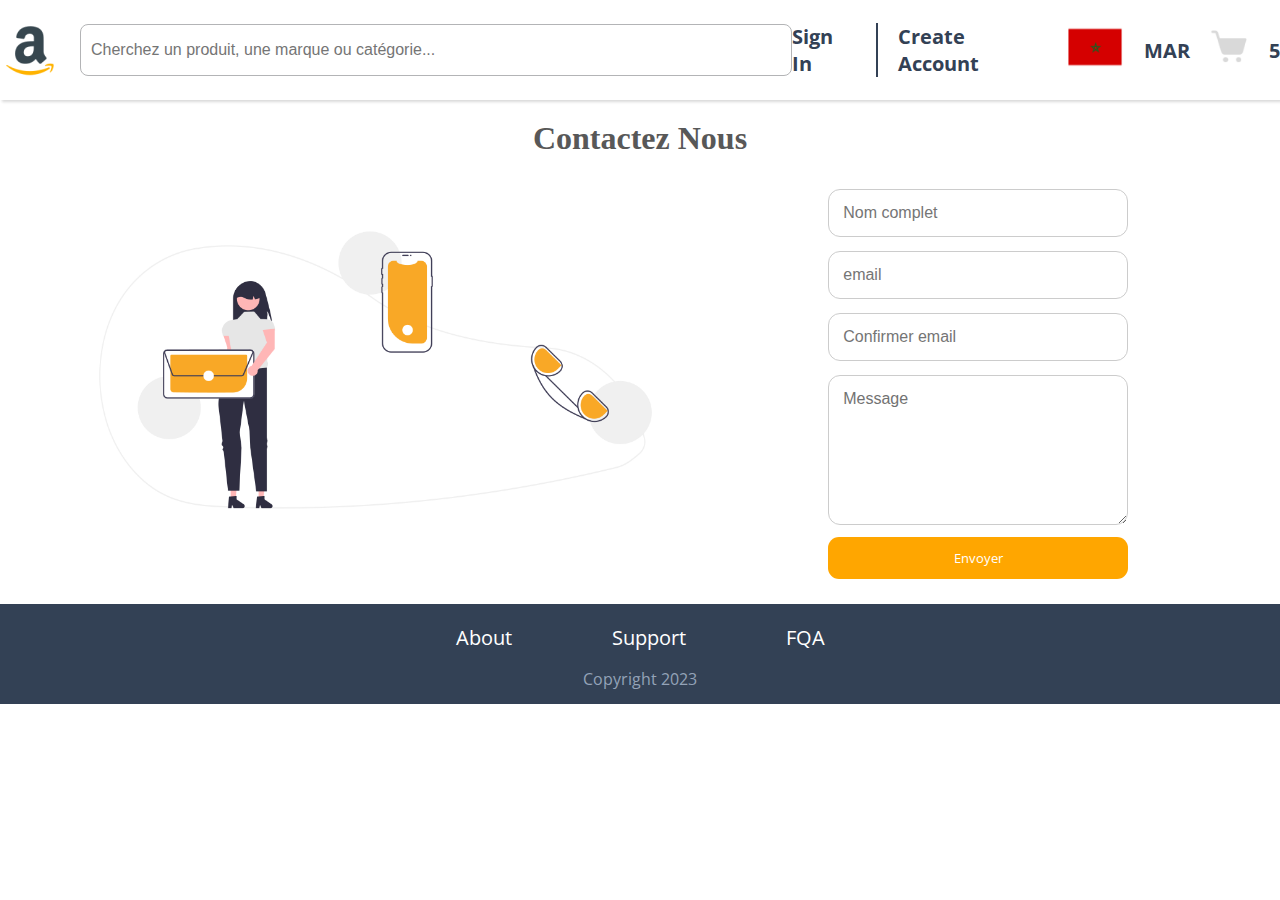
<file: contact.html>
<!DOCTYPE html>
<html lang="en">
<head>
    <meta charset="UTF-8">
    <meta name="viewport" content="width=device-width, initial-scale=1.0">
    <link rel="preconnect" href="https://fonts.googleapis.com">
    <link rel="stylesheet" href="https://unicons.iconscout.com/release/v4.0.0/css/line.css" />
    <link rel="preconnect" href="https://fonts.gstatic.com" crossorigin>
    <link href="https://fonts.googleapis.com/css2?family=Montserrat:wght@200;400&family=Open+Sans:wght@300&display=swap"rel="stylesheet">
    <link rel="stylesheet" href="css/contact.css">
    <title>Document</title>
</head>
<body>
    <header>
        <img src="photos/Amazon.png" alt="logo">
        <div class="search" id="searchIcon">
            <a href="products.html">
                <input type="text" placeholder="Cherchez un produit, une marque ou catégorie..."></a>
        </div>
        <nav class="menu" id="menu">
            <ul>
                <li class="navCloseBtn"><i class="uil uil-times"></i></li>
                <li><a href="#">Sign In</a></li>
                <li class="border-left"><a href="#">Create Account</a></li>
                <li><img src="photos/Morocco.png" alt="Morocco"></li>
                <li>MAR</li>
                <li id="navOpenPanier" style="cursor: pointer;"><img src="photos/Shopping Cart.png" class="store"
                    alt="store"></li>
            <li>5</li>
        </ul>
    </nav>

    <i class="uil uil-bars navOpenBtn" id="navOpenBtn"></i> 
    </header>
    <div class="sidebar" id="sidebar">
        <div class="cart-header">
            <h2>Panier d'achat</h2>
            <button class="close-btn" id="closeSidebarBtn" style="margin-right: 100px;">
                <i class="uil uil-times"></i>
            </button>
        </div>
        <div class="cart-content">
            <ul class="pro-list">
                <li class="pro-item">
                    <div class="pro-info">
                        <img src="photos/Custom Coiled Keyboard USB Cable with Aviator Connector - GMK Dracula.jpeg"
                            alt="clavie">
                        <div class="pro-details">
                            <div class="pro-name">Amazing Computer Accessories</div>
                            <div class="pro-payment-method">Selected Virement</div>
                            <p class="pro-price" id="appliedCount1">200 $</p>
                        </div>
                    </div>

                    <div class="pro-actions">
                        <div class="pro-icons">
                            <img src="photos/heart.png" alt="Add to favorites">
                            <img src="photos/ic_outline-delete.png" alt="Remove from cart" class="remove-pro" style="cursor: pointer;">
                        </div>
                        <div class="count-pro" style="display: flex;">
                            <div class="count" data-product="1">-</div>
                            <span id="countValue1" data-product="1"
                                style="font-size: large; font-weight: bold;">1</span>
                            <div class="count-2" data-product="1">+</div>
                        </div>
                    </div>
                </li>
                <li class="pro-item">
                    <div class="pro-info">
                        <img src="photos/Custom Coiled Keyboard USB Cable with Aviator Connector - GMK Dracula.jpeg"
                            alt="clavie">
                        <div class="pro-details">
                            <div class="pro-name">Amazing Computer Accessories</div>
                            <div class="pro-payment-method">Selected Virement</div>
                            <p class="pro-price" id="appliedCount2">399 $</p>
                        </div>
                    </div>

                    <div class="pro-actions">
                        <div class="pro-icons">
                            <img src="photos/heart.png" alt="Add to favorites" >
                            <img src="photos/ic_outline-delete.png" alt="Remove from cart" class="remove-pro" style="cursor: pointer;" >
                        </div>
                        <div class="count-pro" style="display: flex;">
                            <div class="count" data-product="2">-</div>
                            <span id="countValue2" data-product="2"
                                style="font-size: large; font-weight: bold;">1</span>
                            <div class="count-2" data-product="2">+</div>
                        </div>
                    </div>
                </li>
                <li class="pro-item">
                    <div class="pro-info">
                        <img src="photos/Custom Coiled Keyboard USB Cable with Aviator Connector - GMK Dracula.jpeg"
                            alt="clavie">
                        <div class="pro-details">
                            <div class="pro-name">Amazing Computer Accessories</div>
                            <div class="pro-payment-method">Selected Virement</div>
                            <p class="pro-price" id="appliedCount3">300 $</p>
                        </div>
                    </div>

                    <div class="pro-actions">
                        <div class="pro-icons">
                            <img src="photos/heart.png" alt="Add to favorites">
                            <img src="photos/ic_outline-delete.png" alt="Remove from cart" class="remove-pro" style="cursor: pointer;" >
                        </div>
                        <div class="count-pro" style="display: flex;">
                            <div class="count" data-product="3">-</div>
                            <span id="countValue3" data-product="3"
                                style="font-size: large; font-weight: bold;">1</span>
                            <div class="count-2" data-product="3">+</div>
                        </div>
                    </div>
                </li>

            </ul>
        </div>
        <div class="more-dtl">
            <span style="font-weight: bolder;">Total: </span>
            <span id="total">899$</span>
        </div>
        <a href="panier.html" class="more-dtl">More Details</a>
    </div>
    <div id="overlay"></div>

   <main>
    <h1>Contactez Nous</h1>
    <section class="contact">
    <div>
        <img src="photos/undraw_Contact_us_re_4qqt.png" alt="">
    </div>
    <div>
        <form id="myForm">
            <input type="text" id="fullName" placeholder="Nom complet">
            <input type="email" id="email" placeholder="email">
            <input type="email" id="confirmEmail" placeholder="Confirmer email">
            <textarea name="message" id="message" cols="30" rows="10">Message</textarea>
            <button type="submit">Envoyer</button>
        </form>
    
    </div>
</section>
   </main>
    <footer>
        
        <ul>
            <li><a href="#">About</a></li>
            <li><a href="#">Support</a></li>
            <li><a href="#">FQA</a></li>
        </ul>
    
    <div class="edition">
        Copyright 2023
    </div>
    
    <script src="script.js"></script>
</footer>
</body>

</html>
</file>
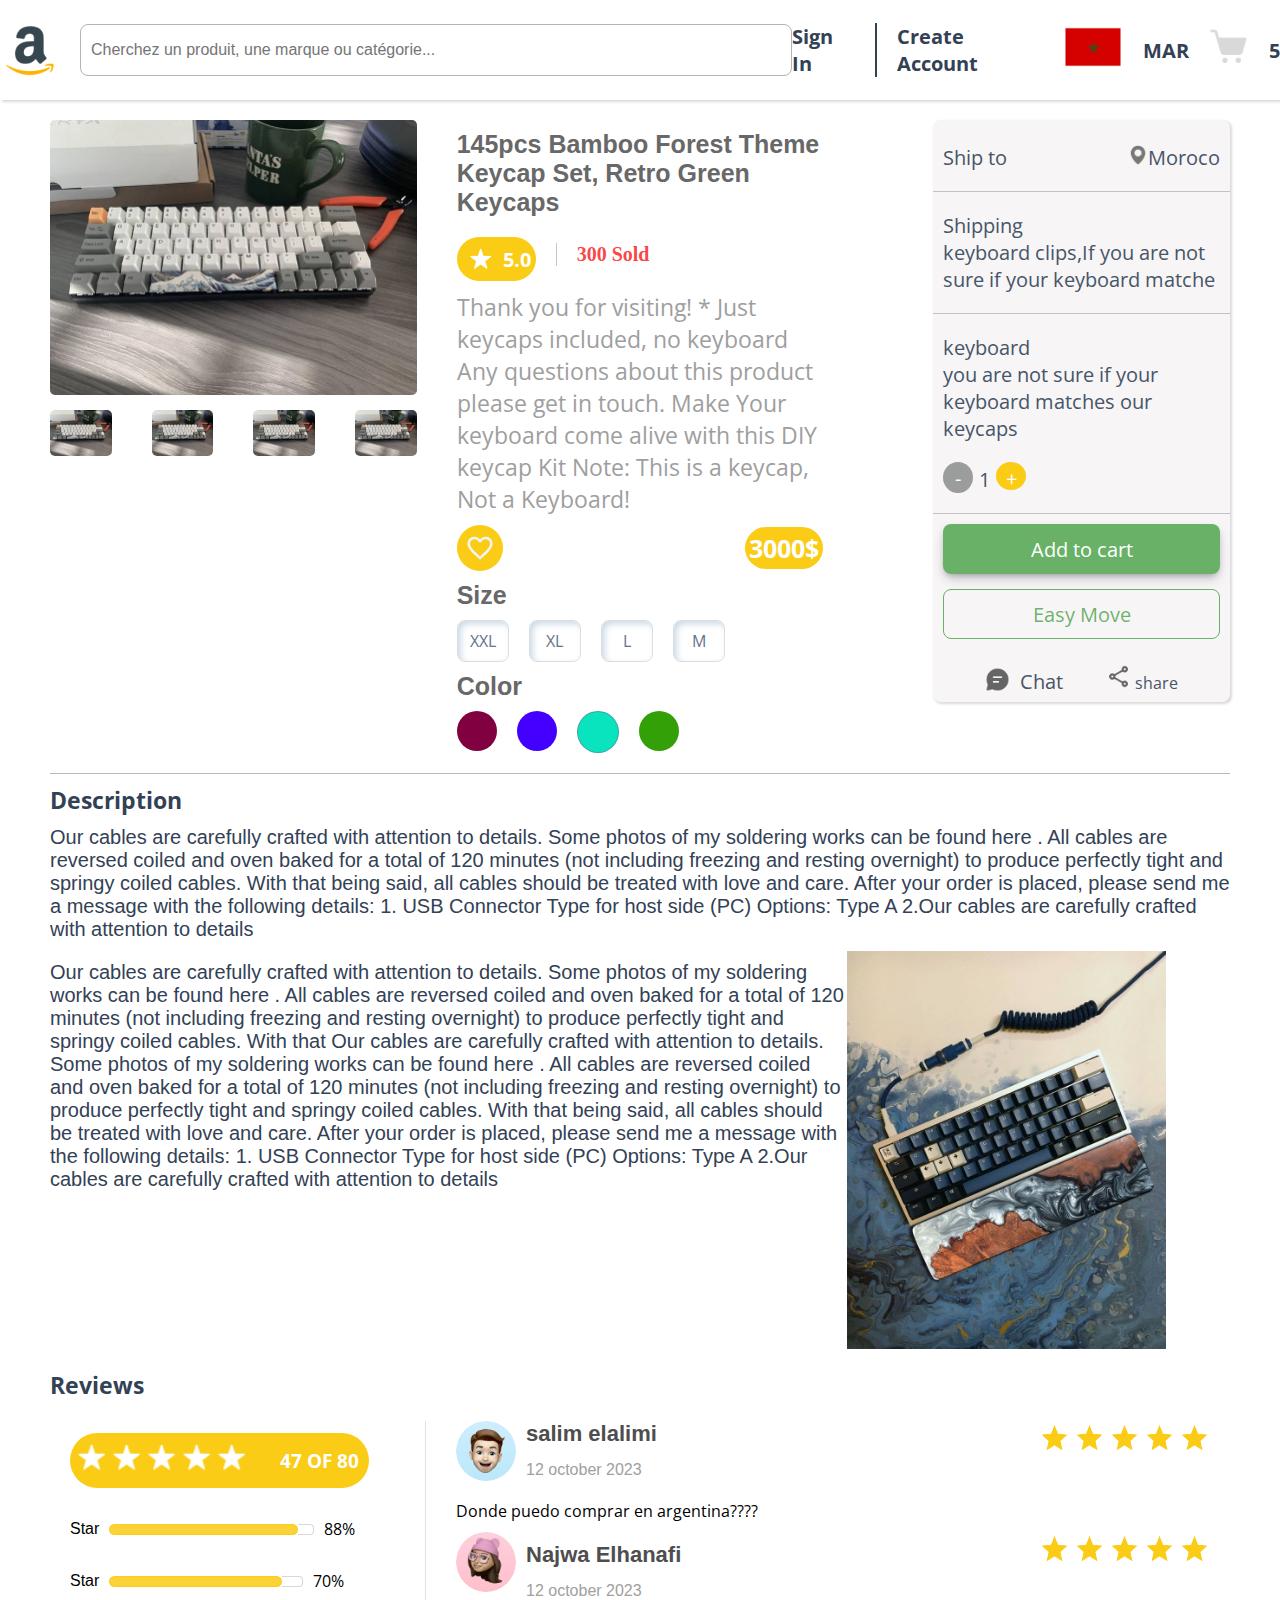
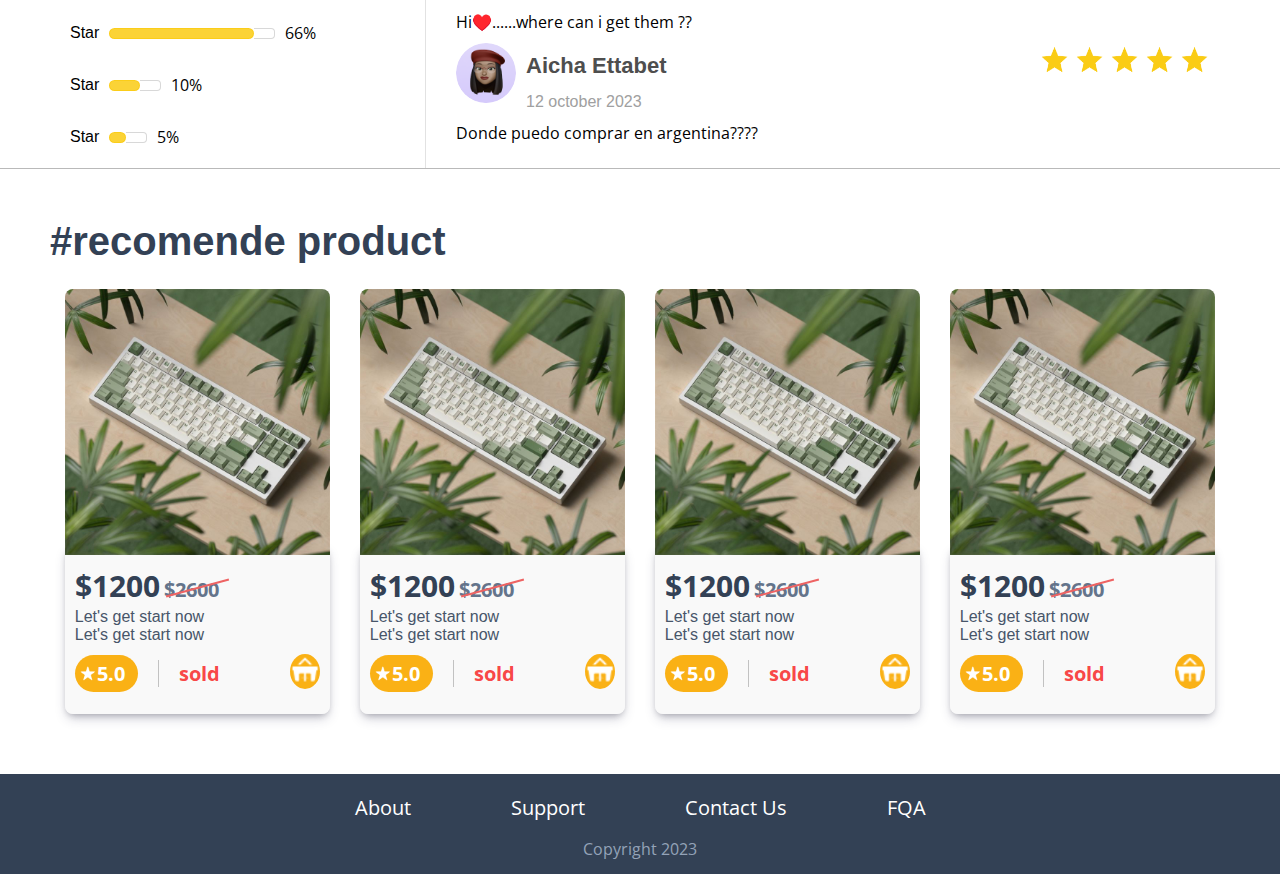
<file: detail.html>
<!DOCTYPE html>
<html lang="en">

<head>
    <meta charset="UTF-8">
    <meta name="viewport" content="width=device-width, initial-scale=1.0">
    <link rel="preconnect" href="https://fonts.googleapis.com">
    <link rel="stylesheet" href="https://unicons.iconscout.com/release/v4.0.0/css/line.css" />
    <link rel="preconnect" href="https://fonts.gstatic.com" crossorigin>
    <link href="https://fonts.googleapis.com/css2?family=Montserrat:wght@200;400&family=Open+Sans:wght@300&display=swap"rel="stylesheet">
    <link rel="stylesheet" href="css/style.css">
</head>

<body>
    <header>
        <img src="photos/Amazon.png" alt="logo">
        <div class="search" id="searchIcon">
            <a href="products.html">
                <input type="text" placeholder="Cherchez un produit, une marque ou catégorie..."></a>
        </div>
        <nav class="menu" id="menu">
            <ul>
                <li class="navCloseBtn"><i class="uil uil-times"></i></li>
                <li><a href="#">Sign In</a></li>
                <li class="border-left"><a href="#">Create Account</a></li>
                <li><img src="photos/Morocco.png" alt="Morocco"></li>
                <li>MAR</li>
                <li id="navOpenPanier" style="cursor: pointer;"><img src="photos/Shopping Cart.png" class="store" alt="store"></li>
                <li>5</li>
            </ul>
        </nav>

        <i class="uil uil-bars navOpenBtn" id="navOpenBtn"></i>
    </header>
    <div class="sidebar" id="sidebar">
        <div class="cart-header">
            <h2>Panier d'achat</h2>
            <button class="close-btn" id="closeSidebarBtn" style="margin-right: 100px;">
                <i class="uil uil-times"></i>
            </button>
        </div>
        <div class="cart-content">
            <ul class="pro-list">
                <li class="pro-item">
                    <div class="pro-info">
                        <img src="photos/Custom Coiled Keyboard USB Cable with Aviator Connector - GMK Dracula.jpeg"
                            alt="clavie">
                        <div class="pro-details">
                            <div class="pro-name">Amazing Computer Accessories</div>
                            <div class="pro-payment-method">Selected Virement</div>
                            <p class="pro-price" id="appliedCount1">$200</p>
                        </div>
                    </div>

                    <div class="pro-actions">
                        <div class="pro-icons">
                            <img src="photos/heart.png" alt="Add to favorites">
                            <img src="photos/ic_outline-delete.png" alt="Remove from cart">
                        </div>
                        <div class="count-pro" style="display: flex;">
                            <div class="count" data-product="1">-</div>
                            <span id="countValue1" data-product="1"
                                style="font-size: large; font-weight: bold;">1</span>
                            <div class="count-2" data-product="1">+</div>
                        </div>
                    </div>
                </li>
                <li class="pro-item">
                    <div class="pro-info">
                        <img src="photos/Custom Coiled Keyboard USB Cable with Aviator Connector - GMK Dracula.jpeg"
                            alt="clavie">
                        <div class="pro-details">
                            <div class="pro-name">Amazing Computer Accessories</div>
                            <div class="pro-payment-method">Selected Virement</div>
                            <p class="pro-price" id="appliedCount2">$399</p>
                        </div>
                    </div>

                    <div class="pro-actions">
                        <div class="pro-icons">
                            <img src="photos/heart.png" alt="Add to favorites">
                            <img src="photos/ic_outline-delete.png" alt="Remove from cart">
                        </div>
                            <div class="count-pro" style="display: flex;">
                                <div class="count" data-product="2">-</div>
                                <span id="countValue2" data-product="2"
                                    style="font-size: large; font-weight: bold;">1</span>
                                <div class="count-2" data-product="2">+</div>
                            </div>
                    </div>
                </li>
                <li class="pro-item">
                    <div class="pro-info">
                        <img src="photos/Custom Coiled Keyboard USB Cable with Aviator Connector - GMK Dracula.jpeg"
                            alt="clavie">
                        <div class="pro-details">
                            <div class="pro-name">Amazing Computer Accessories</div>
                            <div class="pro-payment-method">Selected Virement</div>
                            <p class="pro-price" id="appliedCount3">$300</p>
                        </div>
                    </div>

                    <div class="pro-actions">
                        <div class="pro-icons">
                            <img src="photos/heart.png" alt="Add to favorites">
                            <img src="photos/ic_outline-delete.png" alt="Remove from cart">
                        </div>
                        <div class="count-pro" style="display: flex;">
                            <div class="count" data-product="3">-</div>
                            <span id="countValue3" data-product="3"
                                style="font-size: large; font-weight: bold;">1</span>
                            <div class="count-2" data-product="3">+</div>
                        </div>
                    </div>
                </li>

            </ul>
        </div>
        <div  class="more-dtl"  >
            <span style="font-weight: bolder;">Total: </span>
            <span id="total">899$</span>
        </div>
        <a href="panier.html" class="more-dtl">More Details</a>
    </div>

    <div id="overlay"></div>
    <main>
        <section class="produit-detail">
            <section class="detail_image">
                
                    <img src="photos/Mechanical Keyboard.jpeg" alt="keyboard">
              
                <div class="all_image">
                    <div >
                        <img src="photos/Mechanical Keyboard.jpeg" alt="keyboard">
                    </div>
                    <div >
                        <img src="photos/Mechanical Keyboard.jpeg" alt="keyboard">
                    </div>
                    <div >
                        <img src="photos/Mechanical Keyboard.jpeg" alt="keyboard">
                    </div>
                    <div >
                        <img src="photos/Mechanical Keyboard.jpeg" alt="keyboard">
                    </div>
                </div>
            </section>
            <section class="detail-desc">
                <h4>145pcs Bamboo Forest Theme Keycap Set, Retro Green Keycaps</h4>
                <div class="star-cont">
                    <div class="star_detail" style="padding: 12px;gap:10px;">
                        <img src="photos/Star.png" alt="star">
                        <span>5.0</span>
                    </div>
                    <span class="remise">300 Sold</span>
                </div>
                <div class="description-pro">
                    <p>Thank you for visiting! * Just keycaps included, no keyboard Any questions about this product
                        please get in touch. Make Your keyboard come alive with this DIY keycap Kit Note: This is a
                        keycap, Not a Keyboard!</p>
                </div>
                <div class="more-option">
                    <h3>3000$</h3>
                    <div class="heart">
                        <img src="photos/mdi_heart-outline.png" alt="heart icon" style="width: 30px;">
                    </div>
                </div>
                <h4>Size</h4>
                <div class="sizes">
                    <div class="size">XXL</div>
                    <div class="size">XL</div>
                    <div class="size">L</div>
                    <div class="size">M</div>
                </div>
                <h4>Color</h4>
                <div class="colors">
                    <div class="color" style="background-color: rgb(128, 0, 64);"></div>
                    <div class="color" style="background-color: rgb(68, 0, 255);"></div>
                    <div class="color" style="background-color: rgb(9, 228, 191);border: 1px solid #64748b96;"></div>
                    <div class="color" style="background-color: rgb(50, 160, 6);"></div>
                </div>
            </section>
            <section class="more">
                <div class="aside-detail">
                    <div class="adresse">
                        <span>Ship to</span>
                        <span><img src="photos/icon-park-solid_local-two.png" alt="local" width="20">Moroco</span>
                    </div>
                    <div class="shipping">
                        <p>Shipping </p>
                        <p>keyboard clips,If you are not sure if your keyboard matche</p>
                    </div>
                    <div class="shipping">
                        <p>keyboard </p>
                        <p>you are not sure if your keyboard matches our keycaps </p>
                        <div class="acr-pro">
                            <div class="positive">-</div>
                            <span>1</span>
                            <div class=" positive">+</div>
                        </div>
                    </div>
                    <div class="btns">
                        <button class="button1">Add to cart</button>
                        <button class="button2">Easy Move</button>
                    </div>
                    <div class="sharing">
                        <div class="share">
                            <img src="photos/fluent_chat-32-filled.png" alt="chat">
                             <span>Chat</span>
                        </div>
                        <div class="sha">
                            <img src="photos/material-symbols_share-outline.png" alt="share"> 
                            <span>share</span>
                        </div>
                    </div>
                </div>
            </section>
        </section>

        <section class="desc-pro">
            <h3>Description</h3>
            <p>
                Our cables are carefully crafted with attention to details. Some photos of my soldering works can be
                found here .
                All cables are reversed coiled and oven baked for a total of 120 minutes (not including freezing and
                resting overnight)
                to produce perfectly tight and springy coiled cables. With that being said, all cables should be treated
                with love and care. After your order is placed, please send me a message with the following details: 1.
                USB Connector Type for host side (PC) Options: Type A 2.Our cables are carefully crafted with attention
                to details
            </p>
            <div class="sous-desc">
                <p>
                    Our cables are carefully crafted with attention to details.
                    Some photos of my soldering works can be found here .
                    All cables are reversed coiled and oven baked for a
                    total of 120 minutes (not including freezing and resting overnight) to produce perfectly tight and
                    springy coiled cables.
                    With that
                    Our cables are carefully crafted with attention to details. Some photos of my soldering works can be
                    found here .
                    All cables are reversed coiled and oven baked for a total of 120 minutes (not including freezing and
                    resting overnight)
                    to produce perfectly tight and springy coiled cables. With that being said, all cables should be
                    treated with love and care. After your order is placed, please send me a message with the following
                    details: 1. USB Connector Type for host side (PC) Options: Type A 2.Our cables are carefully crafted
                    with attention to details
                </p>
                <img src="photos/Modern Keyboard.jpeg" alt="keyboard" class>
            </div>
        </section>

        <section class="review">
            <h3>Reviews</h3>
            <div class="review-detail">
                <div>
                    <div class="stars_review">
                        <div class="stars">
                            <img src="photos/Star.png" alt="">
                            <img src="photos/Star.png" alt="">
                            <img src="photos/Star.png" alt="">
                            <img src="photos/Star.png" alt="">
                            <img src="photos/Star.png" alt="">
                        </div>
                        <span>47 OF 80</span>
                    </div>
                    <div class="rvs">
                        <div class="star_rang">
                            <span class="star-rang-content"> Star</span>
                            <div class="range-color" style="width:88%;"></div>
                            <div class="range-bg"></div> 88%
                        </div>
                        <div class="star_rang">
                            <span class="star-rang-content"> Star</span>
                            <div class="range-color" style="width: 60%;"></div>
                            <div class="range-bg"></div> 70%
                        </div>
                        <div class="star_rang">
                            <span class="star-rang-content"> Star</span>
                            <div class="range-color" style="width: 50%;"></div>
                            <div class="range-bg"></div> 66%
                        </div>
                        <div class="star_rang">
                            <span class="star-rang-content"> Star</span>
                            <div class="range-color" style="width: 10%;"></div>
                            <div class="range-bg"></div> 10%
                        </div>
                        <div class="star_rang">
                            <span class="star-rang-content"> Star</span>
                            <div class="range-color" style="width: 5%;"></div>
                            <div class="range-bg"></div> 5%
                        </div>


                    </div>
                </div>


                <div class="profil-user">
                    <div class="user">
                        <div class="user-info">
                            <div style="display: flex;">
                                <img src="photos/Rectangle 47.png" alt="" class="user-pic">
                                <div >
                                    <span class="name">salim elalimi </span>
                                    <span class="date"> 12 october 2023</span>
                                </div>
                            </div>

                            <div class="user_review">
                                <img src="photos/yellow star.png" alt="YELLOW">
                                <img src="photos/yellow star.png" alt="YELLOW">
                                <img src="photos/yellow star.png" alt="YELLOW">
                                <img src="photos/yellow star.png" alt="YELLOW">
                                <img src="photos/yellow star.png" alt="YELLOW">
                            </div>
                        </div>
                        <span>Donde puedo comprar en argentina????</span>

                    </div>
                    <div class="user">
                        <div class="user-info">
                            <div style="display: flex; align-items: center;">
                                <img src="photos/Rectangle 49.png" alt="" class="user-pic">
                                <div class="userinfo">
                                    <span class="name">Najwa Elhanafi</span>
                                    <span class="date"> 12 october 2023</span>
                                </div>
                            </div>

                            <div class="user_review" style="margin-bottom: 12px;">
                                <img src="photos/yellow star.png" alt="YELLOW">
                                <img src="photos/yellow star.png" alt="YELLOW">
                                <img src="photos/yellow star.png" alt="YELLOW">
                                <img src="photos/yellow star.png" alt="YELLOW">
                                <img src="photos/yellow star.png" alt="YELLOW">
                            </div>
                        </div>
                        <span>Hi♥️......where can i get them ??</span>

                    </div>
                    <div class="user">
                        <div class="user-info">
                            <div style="display: flex; align-items: center;">
                                <img src="photos/Rectangle 48.png" alt="" class="user-pic">
                                <div class="userinfo">
                                    <span class="name">Aicha Ettabet</span>
                                    <span class="date"> 12 october 2023</span>
                                </div>
                            </div>

                            <div class="user_review">
                                <img src="photos/yellow star.png" alt="YELLOW">
                                <img src="photos/yellow star.png" alt="YELLOW">
                                <img src="photos/yellow star.png" alt="YELLOW">
                                <img src="photos/yellow star.png" alt="YELLOW">
                                <img src="photos/yellow star.png" alt="YELLOW">
                            </div>
                        </div>
                        <span>Donde puedo comprar en argentina????</span>

                    </div>
                </div>
            </div>

        </section>

        <h2>#recomende product</h2>
        <section class="list-products">
            <div class="info-product">
                        
                <div class="product">
                    <img src="photos/145pcs Bamboo Forest Theme Keycap Set, Retro Green Keycaps, PBT Keycap, Cherry Keycap, Mechanical Keyboard Keycap, Minimalism Keyboard Decor.jpeg" alt="">
                </div>
                <div class="desc">
                    <span >$1200</span> <span class="chiffre">$2600 <div class="drop-price"></div></span>
                    <p>Let's get start now</p> 
                    <p> Let's get start now</p>
                    <div class="star-content">
                        <div class="star" style="width:33%;">
                            <img src="photos/Star.png" alt=" star">
                            <span>5.0</span>
                        </div>
                        <div class="content-product" >
                             <span class="sold">sold</span> 
                            <a href="#"><img class="add-pro"  src="photos/Shopping Mall.png" alt="shop"> </a>
                        </div>
                       
                        </div>
                </div>
              
            </div>
            <div class="info-product">
                        
                <div class="product">
                    <img src="photos/145pcs Bamboo Forest Theme Keycap Set, Retro Green Keycaps, PBT Keycap, Cherry Keycap, Mechanical Keyboard Keycap, Minimalism Keyboard Decor.jpeg" alt="">
                </div>
                <div class="desc">
                    <span >$1200</span> <span class="chiffre">$2600 <div class="drop-price"></div></span>
                    <p>Let's get start now</p> 
                    <p> Let's get start now</p>
                    <div class="star-content">
                        <div class="star" style="width:33%;">
                            <img src="photos/Star.png" alt=" star">
                            <span>5.0</span>
                        </div>
                        <div class="content-product" >
                             <span class="sold">sold</span> 
                            <a href="#"><img class="add-pro"  src="photos/Shopping Mall.png" alt="shop"> </a>
                        </div>
                       
                        </div>
                </div>
              
            </div>
            <div class="info-product">
                        
                <div class="product">
                    <img src="photos/145pcs Bamboo Forest Theme Keycap Set, Retro Green Keycaps, PBT Keycap, Cherry Keycap, Mechanical Keyboard Keycap, Minimalism Keyboard Decor.jpeg" alt="">
                </div>
                <div class="desc">
                    <span >$1200</span> <span class="chiffre">$2600 <div class="drop-price"></div></span>
                    <p>Let's get start now</p> 
                    <p> Let's get start now</p>
                    <div class="star-content">
                        <div class="star" style="width:33%;">
                            <img src="photos/Star.png" alt=" star">
                            <span>5.0</span>
                        </div>
                        <div class="content-product" >
                             <span class="sold">sold</span> 
                            <a href="#"><img class="add-pro"  src="photos/Shopping Mall.png" alt="shop"> </a>
                        </div>
                       
                        </div>
                </div>
              
            </div>
            <div class="info-product">
                        
                <div class="product">
                    <img src="photos/145pcs Bamboo Forest Theme Keycap Set, Retro Green Keycaps, PBT Keycap, Cherry Keycap, Mechanical Keyboard Keycap, Minimalism Keyboard Decor.jpeg" alt="">
                </div>
                <div class="desc">
                    <span >$1200</span> <span class="chiffre">$2600 <div class="drop-price"></div></span>
                    <p>Let's get start now</p> 
                    <p> Let's get start now</p>
                    <div class="star-content">
                        <div class="star" style="width:33%;">
                            <img src="photos/Star.png" alt=" star">
                            <span>5.0</span>
                        </div>
                        <div class="content-product" >
                             <span class="sold">sold</span> 
                            <a href="#"><img class="add-pro"  src="photos/Shopping Mall.png" alt="shop"> </a>
                        </div>
                       
                        </div>
                </div>
              
            </div>
            

        </section>
    </main>
    <footer>
        
        <ul>
            <li><a href="#">About</a></li>
            <li><a href="#">Support</a></li>
            <li><a href="contact.html">Contact Us</a></li>
            <li><a href="#">FQA</a></li>
        </ul>
    
    <div class="edition">
        Copyright 2023
    </div>
</footer>
</body>
<script src="script.js"></script>

</html>
</file>
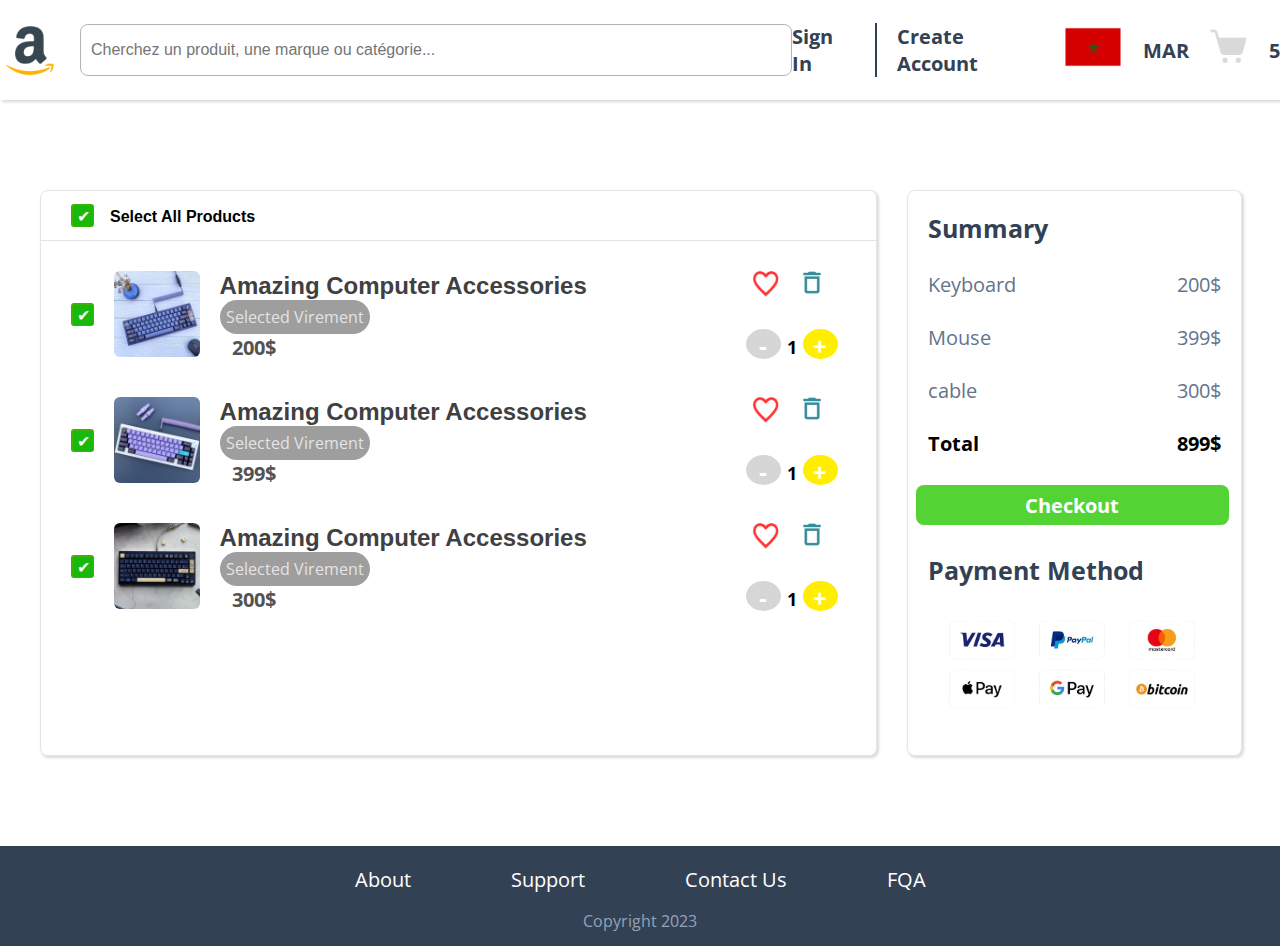
<file: panier.html>
<!DOCTYPE html>
<html lang="en">
<head>
    <meta charset="UTF-8">
    <meta name="viewport" content="width=device-width, initial-scale=1.0">
    <meta name="viewport" content="width=device-width, initial-scale=1.0">
    <link rel="preconnect" href="https://fonts.googleapis.com">
    <link rel="stylesheet" href="https://unicons.iconscout.com/release/v4.0.0/css/line.css" />
    <link rel="preconnect" href="https://fonts.gstatic.com" crossorigin>
    <link href="https://fonts.googleapis.com/css2?family=Montserrat:wght@200;400&family=Open+Sans:wght@300&display=swap"rel="stylesheet">
    <link rel="stylesheet" href="css/style.css">
    <title>Panier</title>
</head>
<body>
    <header>
        <img src="photos/Amazon.png" alt="logo">
        <div class="search" id="searchIcon">
            <a href="products.html">
                <input type="text" placeholder="Cherchez un produit, une marque ou catégorie..."></a>
        </div>
        <nav class="menu" id="menu">
            <ul>
                <li class="navCloseBtn"><i class="uil uil-times"></i></li>
                <li><a href="#">Sign In</a></li>
                <li class="border-left"><a href="#">Create Account</a></li>
                <li><img src="photos/Morocco.png" alt="Morocco"></li>
                <li>MAR</li>
                <li><a href="panier.html"><img src="photos/Shopping Cart.png" class="store"alt="store"></a></li>
            <li>5</li>
        </ul>
    </nav>

    <i class="uil uil-bars navOpenBtn" id="navOpenBtn"></i> 
    </header>
    <main class="table-panier">
        <section class="panier">
            <div class="panier-list">
                <div class="border-bottom">
                    <div class="first-select">
                        <input type="checkbox" class="check" checked>
                        <span
                            style="padding-left: 12px;font-family:'Lucida Sans', 'Lucida Sans Regular', 'Lucida Grande', 'Lucida Sans Unicode', Geneva, Verdana, sans-serif;font-weight: bold;">Select
                            All Products</span>
                    </div>
                </div>
                <div class="produit_selected">
                    <div class="prd_image">
                        <div style="margin: 20px 0; margin-left: 10px;">
                            <input type="checkbox" class="check" checked>
                        </div>
                        <img src="photos/Custom Coiled Keyboard USB Cable with Aviator Connector - GMK Dracula.jpeg"
                            alt="clavie">
                        <div class="btn-container">
                            <div class="nm">Amazing Computer Accessories</div>
                            <div class="btn">Selected Virement</div>
                            <p class="mont">200$</p>
                        </div>
                    </div>

                    <div class="react">
                        <div class="icon-panier">
                            <img src="photos/heart.png" alt="heart" style="width: 26px;">
                            <img src="photos/ic_outline-delete.png" alt="delet" style="width: 30px;">
                        </div>

                        <div class="count-pro">
                            <div class="count" data-product="1">-</div>
                            <span id="countValue1" data-product="1" style="font-size: large; font-weight: bold;">1</span>
                            <div class="count-2" data-product="1">+</div>
                        </div>
                    </div>
                </div>
                <div class="produit_selected">
                    <div class="prd_image">
                        <div style="margin: 20px 0; margin-left: 10px;">
                            <input type="checkbox" class="check" checked>
                        </div>
                        <img src="photos/Custom Coiled Keyboard USB Cable - GMK Taro.jpeg"
                            alt="clavie">
                        <div class="btn-container">
                            <div class="nm">Amazing Computer Accessories</div>
                            <div class="btn">Selected Virement</div>
                            <p class="mont">399$</p>
                        </div>
                    </div>

                    <div class="react">
                        <div class="icon-panier">
                            <img src="photos/heart.png" alt="heart" style="width: 26px;">
                            <img src="photos/ic_outline-delete.png" alt="delet" style="width: 30px;">
                        </div>

                        <div class="count-pro">
                            <div class="count" data-product="2">-</div>
                            <span id="countValue2" data-product="2" style="font-size: large; font-weight: bold;">1</span>
                            <div class="count-2" data-product="2">+</div>
                        </div>
                    </div>
                </div>
                <div class="produit_selected">
                    <div class="prd_image">
                        <div style="margin: 20px 0; margin-left: 10px;">
                            <input type="checkbox" class="check" checked>
                        </div>
                        <img src="photos/Navy Blue Space Themed PBT Keycap Set for Mechanical Keyboard - 134 Key Caps Cherry Profile - MX Switch Compatible.jpeg"
                            alt="clavie">
                        <div class="btn-container">
                            <div class="nm">Amazing Computer Accessories</div>
                            <div class="btn">Selected Virement</div>
                            <p class="mont">300$</p>
                        </div>
                    </div>

                    <div class="react">
                        <div class="icon-panier">
                            <img src="photos/heart.png" alt="heart" style="width: 26px;">
                            <img src="photos/ic_outline-delete.png" alt="delet" style="width: 30px;">
                        </div>
                        <div class="count-pro">
                            <div class="count" data-product="3">-</div>
                            <span id="countValue3" data-product="3" style="font-size: large; font-weight: bold;">1</span>
                            <div class="count-2" data-product="3">+</div>
                        </div>
                    </div>
                </div>

            </div>
            <div class="pay-method">
                <h3>Summary</h3>
                <div>
                    <span>Keyboard</span>
                    <span id="appliedCount1">200$</span>
                </div>
                <div>
                    <span>Mouse</span>
                    <span id="appliedCount2">399$</span>
                </div>
                <div>
                    <span>cable</span>
                    <span id="appliedCount3">300$</span>
                </div>
                <div style="font-weight: bolder;color: black;"><span>Total</span><span id="total">899$</span></div>
                <button>Checkout</button>
                <h3>Payment Method </h3>
                <div style="margin-bottom: 33px;">
                    <img src="photos/master.png" alt="" style="width: 288px;">

                </div>
            </div>
        </section>
    </main>
    <footer>

        <ul>
            <li><a href="#">About</a></li>
            <li><a href="#">Support</a></li>
            <li><a href="contact.html">Contact Us</a></li>
            <li><a href="#">FQA</a></li>
        </ul>

        <div class="edition">
            Copyright 2023
        </div>
    </footer>
</body>
<script>
    const nav = document.getElementById("menu");
const searchIcon = document.getElementById("searchIcon");
const navOpenBtn = document.getElementById("navOpenBtn");
const navCloseBtn = document.querySelector(".navCloseBtn");
    searchIcon.addEventListener("click", () => {
  nav.classList.toggle("openSearch");
  nav.classList.remove("openNav");
  if (nav.classList.contains("openSearch")) {
    searchIcon.classList.replace("uil-search", "uil-times");
  } else {
    searchIcon.classList.replace("uil-times", "uil-search");
  }
});

navOpenBtn.addEventListener("click", () => {
  nav.classList.add("openNav");
  nav.classList.remove("openSearch");
  searchIcon.classList.replace("uil-times", "uil-search");
});

navCloseBtn.addEventListener("click", () => {
  nav.classList.remove("openNav");
});
</script>
<script src="script.js"></script>

</html>
</file>
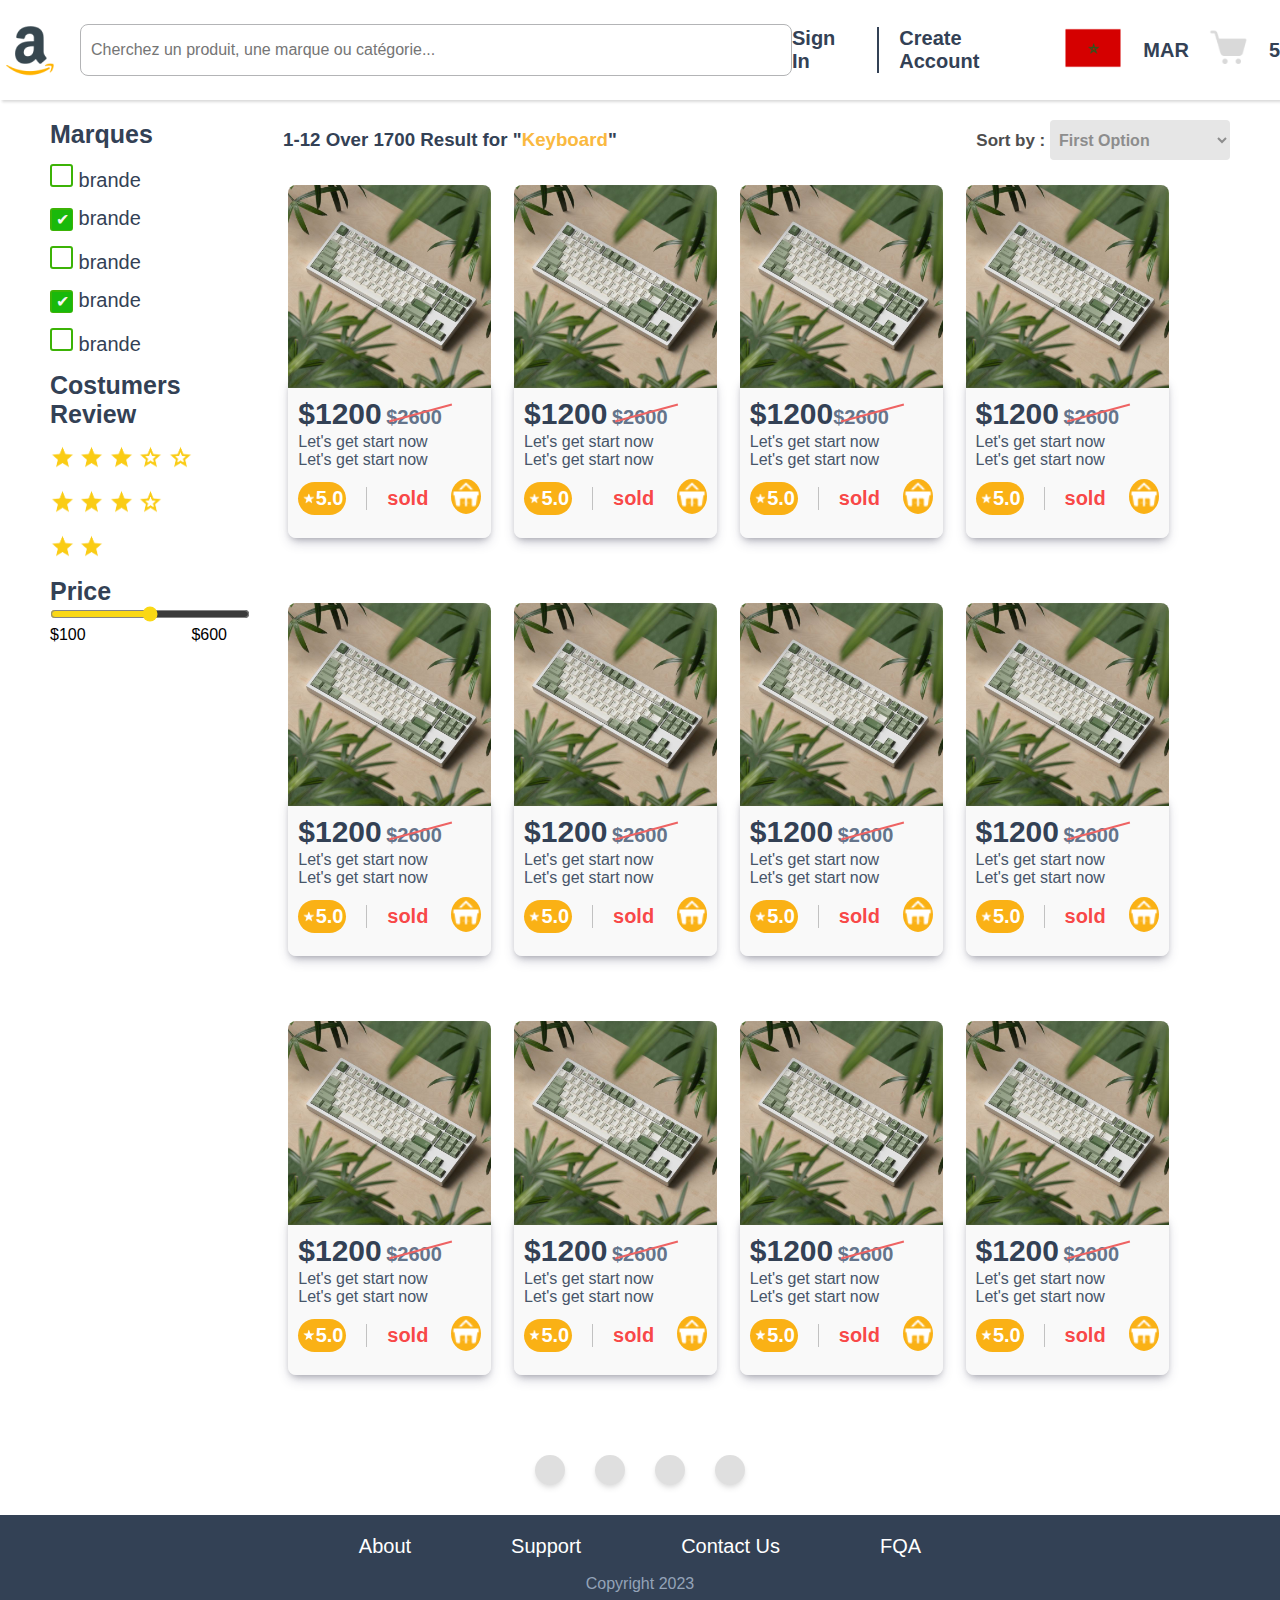
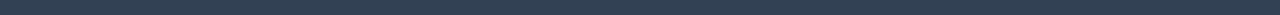
<file: products.html>
<!DOCTYPE html>
<html lang="en">
<head>
    <meta charset="UTF-8">
    <meta name="viewport" content="width=device-width, initial-scale=1.0">
    <link rel="stylesheet" href="https://unicons.iconscout.com/release/v4.0.0/css/line.css" />
    <meta name="description" content="Page d'accuelle ">
    <link rel="stylesheet" href="css/style.css">
    <title>info-product</title>
</head>
<body>
    <header>
        <img src="photos/Amazon.png" alt="logo">
        <div class="search" id="searchIcon">
            <a href="products.html">
                <input type="text" placeholder="Cherchez un produit, une marque ou catégorie..."></a>
        </div>
        <nav class="menu" id="menu">
            <ul>
                <li class="navCloseBtn"><i class="uil uil-times"></i></li>
                <li><a href="#">Sign In</a></li>
                <li class="border-left"><a href="#">Create Account</a></li>
                <li><img src="photos/Morocco.png" alt="Morocco"></li>
                <li>MAR</li>
                <li id="navOpenPanier" style="cursor: pointer;"><img src="photos/Shopping Cart.png" class="store" alt="store"></li>
                <li>5</li>
            </ul>
        </nav>

        <i class="uil uil-bars navOpenBtn" id="navOpenBtn"></i>
    </header>
    <div class="sidebar" id="sidebar">
        <div class="cart-header">
            <h2>Panier d'achat</h2>
            <button class="close-btn" id="closeSidebarBtn" style="margin-right: 100px;">
                <i class="uil uil-times"></i>
            </button>
        </div>
        <div class="cart-content">
            <ul class="pro-list">
                <li class="pro-item">
                    <div class="pro-info">
                        <img src="photos/Custom Coiled Keyboard USB Cable with Aviator Connector - GMK Dracula.jpeg"
                            alt="clavie">
                        <div class="pro-details">
                            <div class="pro-name">Amazing Computer Accessories</div>
                            <div class="pro-payment-method">Selected Virement</div>
                            <p class="pro-price" id="appliedCount1">$200</p>
                        </div>
                    </div>

                    <div class="pro-actions">
                        <div class="pro-icons">
                            <img src="photos/heart.png" alt="Add to favorites">
                            <img src="photos/ic_outline-delete.png" alt="Remove from cart">
                        </div>
                        <div class="count-pro" style="display: flex;">
                            <div class="count" data-product="1">-</div>
                            <span id="countValue1" data-product="1"
                                style="font-size: large; font-weight: bold;">1</span>
                            <div class="count-2" data-product="1">+</div>
                        </div>
                    </div>
                </li>
                <li class="pro-item">
                    <div class="pro-info">
                        <img src="photos/Custom Coiled Keyboard USB Cable with Aviator Connector - GMK Dracula.jpeg"
                            alt="clavie">
                        <div class="pro-details">
                            <div class="pro-name">Amazing Computer Accessories</div>
                            <div class="pro-payment-method">Selected Virement</div>
                            <p class="pro-price" id="appliedCount2">$399</p>
                        </div>
                    </div>

                    <div class="pro-actions">
                        <div class="pro-icons">
                            <img src="photos/heart.png" alt="Add to favorites">
                            <img src="photos/ic_outline-delete.png" alt="Remove from cart">
                        </div>
                            <div class="count-pro" style="display: flex;">
                                <div class="count" data-product="2">-</div>
                                <span id="countValue2" data-product="2"
                                    style="font-size: large; font-weight: bold;">1</span>
                                <div class="count-2" data-product="2">+</div>
                            </div>
                    </div>
                </li>
                <li class="pro-item">
                    <div class="pro-info">
                        <img src="photos/Custom Coiled Keyboard USB Cable with Aviator Connector - GMK Dracula.jpeg"
                            alt="clavie">
                        <div class="pro-details">
                            <div class="pro-name">Amazing Computer Accessories</div>
                            <div class="pro-payment-method">Selected Virement</div>
                            <p class="pro-price" id="appliedCount3">$300</p>
                        </div>
                    </div>

                    <div class="pro-actions">
                        <div class="pro-icons">
                            <img src="photos/heart.png" alt="Add to favorites">
                            <img src="photos/ic_outline-delete.png" alt="Remove from cart">
                        </div>
                        <div class="count-pro" style="display: flex;">
                            <div class="count" data-product="3">-</div>
                            <span id="countValue3" data-product="3"
                                style="font-size: large; font-weight: bold;">1</span>
                            <div class="count-2" data-product="3">+</div>
                        </div>
                    </div>
                </li>

            </ul>
        </div>
        <div  class="more-dtl"  >
            <span style="font-weight: bolder;">Total: </span>
            <span id="total">899$</span>
        </div>
        <a href="panier.html" class="more-dtl">More Details</a>
    </div>

    <div id="overlay"></div>

    <main>
        <section class="container">
            <aside>
                <div class="filter">
                    <h3>Marques</h3>
                  
                        <ul>
                            <li>
                                <div class="brand-name">
                                    <input type="checkbox">
                                    brande
                                </div>
                            </li>
                            <li>
                                <div class="brand-name">
                                    <input type="checkbox" checked>
                                    
                                    brande
                                </div>
                            </li>
                            <li>
                                <div class="brand-name">
                                    <input type="checkbox" >
                                    
                                    brande
                                </div>
                            </li>
                            <li>
                                <div class="brand-name">
                                    <input type="checkbox" checked>
                                    
                                    brande
                                </div>
                            </li>
                            <li>
                                <div class="brand-name">
                                    <input type="checkbox" >
                                    
                                    brande
                                </div>
                            </li>
                        </ul>
                   
                </div>
                <div class="filter">
                    <h3>Costumers Review</h3>
                    <nav>
                        <ul>
                           
                            <li>
                                <div class="list_star">
                                    <img style="width: 25px;" src="photos/yellow star.png" alt="">
                                    <img style="width: 25px;" src="photos/yellow star.png" alt="">
                                    <img style="width: 25px;" src="photos/yellow star.png" alt="">
                                    <img style="width: 25px;" src="photos/star outline.png" alt="">
                                    <img style="width: 25px;" src="photos/star outline.png" alt="">
                               
                                </div>
                            </li>
                            <li>
                                <div class="list_star">
                                    <img style="width: 25px;" src="photos/yellow star.png" alt="">
                                    <img style="width: 25px;" src="photos/yellow star.png" alt="">
                                    <img style="width: 25px;" src="photos/yellow star.png" alt="">
                                    <img style="width: 25px;" src="photos/star outline.png" alt="">
                                </div>
                            </li>
                            <li>
                                <div class="list_star">
                                    <img style="width: 25px;" src="photos/yellow star.png" alt="">
                                    <img style="width: 25px;" src="photos/yellow star.png" alt="">
  
                                </div>
                            </li>
                        </ul>
                   
                </div>
                <div class="filter">
                    <h3>Price</h3>
                    <input type="range" class="range" min="1200" max="3000">
                    <div class="price">
                        <span>$100</span>
                        <span style="float: right;">$600</span>
                    </div>
                </div>
            </aside>
            <section class="product-section">
                <div class="searching">
                    <h3 >1-12 Over 1700 Result for "<span>Keyboard</span>" </h3>
                    <div class="select_sort">
                        <div ><span class="sorting">Sort by : </span>

                                <select>
                                  <option value="Option 1">First Option</option>
                                  <option value="Option 2">2nd Option</option>
                                  <option value="Option 3">Option Number 3</option>
                                </select>
                             
                        </div>
                    </div>
                </div>
                
                <section class="list-products">
                    <div class="info-product">
                        
                        <div class="product">
                            <a href="detail.html"><img src="photos/145pcs Bamboo Forest Theme Keycap Set, Retro Green Keycaps, PBT Keycap, Cherry Keycap, Mechanical Keyboard Keycap, Minimalism Keyboard Decor.jpeg" alt=""></a>
                        </div>
                        <div class="desc">
                            <span >$1200</span> <span class="chiffre">$2600 <div class="drop-price"></div></span>
                            <p>Let's get start now</p> 
                            <p> Let's get start now</p>
                            <div class="star-content">
                                <div class="star" style="width:33%;">
                                    <img src="photos/Star.png" alt=" star">
                                    <span>5.0</span>
                                </div>
                                <div class="content-product" >
                                     <span class="sold">sold</span> 
                                    <a href="#"><img class="add-pro"  src="photos/Shopping Mall.png" alt="shop"> </a>
                                </div>
                               
                                </div>
                        </div>
                      
                    </div>
                    
                    <div class="info-product">
                        <div class="product">
                          <a href="panier.html">  <img src="photos/145pcs Bamboo Forest Theme Keycap Set, Retro Green Keycaps, PBT Keycap, Cherry Keycap, Mechanical Keyboard Keycap, Minimalism Keyboard Decor.jpeg" alt=""></a>
                        </div>
                        <div class="desc">
                            <span>$1200</span> <span class="chiffre">$2600 <div class="drop-price"></div></span>
                            <p>Let's get start now</p> 
                            <p> Let's get start now</p>
                            <div class="star-content">
                                <div class="star" style="width:33%;">
                                    <img src="photos/Star.png" alt=" star">
                                    <span>5.0</span>
                                </div>
                                <div class="content-product" >
                                     <span class="sold">sold</span> 
                                    <a href="#"><img class="add-pro"  src="photos/Shopping Mall.png" alt="shop"> </a>
                                </div>
                               
                                </div>
                        </div>
                      
                    </div>
                    <div class="info-product">
                        
                        <div class="product">
                            <img src="photos/145pcs Bamboo Forest Theme Keycap Set, Retro Green Keycaps, PBT Keycap, Cherry Keycap, Mechanical Keyboard Keycap, Minimalism Keyboard Decor.jpeg" alt="">
                        </div>
                        <div class="desc">
                            <span>$1200</span><span class="chiffre">$2600<div class="drop-price"></div></span>
                            <p>Let's get start now</p> 
                            <p> Let's get start now</p>
                            <div class="star-content">
                                <div class="star" style="width:33%;">
                                    <img src="photos/Star.png" alt=" star">
                                    <span>5.0</span>
                                </div>
                                <div class="content-product" >
                                     <span class="sold">sold</span> 
                                    <a href="#"><img class="add-pro"  src="photos/Shopping Mall.png" alt="shop"> </a>
                                </div>
                               
                                </div>
                        </div>
                      
                    </div>
                    <div class="info-product">
                        
                        <div class="product">
                            <img src="photos/145pcs Bamboo Forest Theme Keycap Set, Retro Green Keycaps, PBT Keycap, Cherry Keycap, Mechanical Keyboard Keycap, Minimalism Keyboard Decor.jpeg" alt="">
                        </div>
                        <div class="desc">
                            <span >$1200</span> <span class="chiffre">$2600 <div class="drop-price"></div></span>
                            <p>Let's get start now</p> 
                            <p> Let's get start now</p>
                            <div class="star-content">
                                <div class="star" style="width:33%;">
                                    <img src="photos/Star.png" alt=" star">
                                    <span>5.0</span>
                                </div>
                                <div class="content-product" >
                                     <span class="sold">sold</span> 
                                    <a href="#"><img class="add-pro"  src="photos/Shopping Mall.png" alt="shop"> </a>
                                </div>
                               
                                </div>
                        </div>
                      
                    </div>
                    <div class="info-product">
                        
                        <div class="product">
                            <img src="photos/145pcs Bamboo Forest Theme Keycap Set, Retro Green Keycaps, PBT Keycap, Cherry Keycap, Mechanical Keyboard Keycap, Minimalism Keyboard Decor.jpeg" alt="">
                        </div>
                        <div class="desc">
                            <span>$1200</span> <span class="chiffre">$2600 <div class="drop-price"></div></span>
                            <p>Let's get start now</p> 
                            <p> Let's get start now</p>
                            <div class="star-content">
                                <div class="star" style="width:33%;">
                                    <img src="photos/Star.png" alt=" star">
                                    <span>5.0</span>
                                </div>
                                <div class="content-product" >
                                     <span class="sold">sold</span> 
                                    <a href="#"><img class="add-pro"  src="photos/Shopping Mall.png" alt="shop"> </a>
                                </div>
                               
                                </div>
                        </div>
                      
                    </div>
                    <div class="info-product">
                        
                        <div class="product">
                            <img src="photos/145pcs Bamboo Forest Theme Keycap Set, Retro Green Keycaps, PBT Keycap, Cherry Keycap, Mechanical Keyboard Keycap, Minimalism Keyboard Decor.jpeg" alt="">
                        </div>
                        <div class="desc">
                            <span>$1200</span> <span class="chiffre">$2600 <div class="drop-price"></div></span>
                            <p>Let's get start now</p> 
                            <p> Let's get start now</p>
                            <div class="star-content">
                                <div class="star" style="width:33%;">
                                    <img src="photos/Star.png" alt=" star">
                                    <span>5.0</span>
                                </div>
                                <div class="content-product" >
                                     <span class="sold">sold</span> 
                                    <a href="#"><img class="add-pro"  src="photos/Shopping Mall.png" alt="shop"> </a>
                                </div>
                               
                                </div>
                        </div>
                      
                    </div>
                    <div class="info-product">
                        
                        <div class="product">
                            <img src="photos/145pcs Bamboo Forest Theme Keycap Set, Retro Green Keycaps, PBT Keycap, Cherry Keycap, Mechanical Keyboard Keycap, Minimalism Keyboard Decor.jpeg" alt="">
                        </div>
                        <div class="desc">
                            <span>$1200</span> <span class="chiffre">$2600 <div class="drop-price"></div></span>
                            <p>Let's get start now</p> 
                            <p> Let's get start now</p>
                            <div class="star-content">
                                <div class="star" style="width:33%;">
                                    <img src="photos/Star.png" alt=" star">
                                    <span>5.0</span>
                                </div>
                                <div class="content-product" >
                                     <span class="sold">sold</span> 
                                    <a href="#"><img class="add-pro"  src="photos/Shopping Mall.png" alt="shop"> </a>
                                </div>
                               
                                </div>
                        </div>
                      
                    </div>
                    <div class="info-product">
                        
                        <div class="product">
                            <img src="photos/145pcs Bamboo Forest Theme Keycap Set, Retro Green Keycaps, PBT Keycap, Cherry Keycap, Mechanical Keyboard Keycap, Minimalism Keyboard Decor.jpeg" alt="">
                        </div>
                        <div class="desc">
                            <span>$1200</span> <span class="chiffre">$2600 <div class="drop-price"></div></span>
                            <p>Let's get start now</p> 
                            <p> Let's get start now</p>
                            <div class="star-content">
                                <div class="star" style="width:33%;">
                                    <img src="photos/Star.png" alt=" star">
                                    <span>5.0</span>
                                </div>
                                <div class="content-product" >
                                     <span class="sold">sold</span> 
                                    <a href="#"><img class="add-pro"  src="photos/Shopping Mall.png" alt="shop"> </a>
                                </div>
                               
                                </div>
                        </div>
                      
                    </div>
                    <div class="info-product">
                        
                        <div class="product">
                            <img src="photos/145pcs Bamboo Forest Theme Keycap Set, Retro Green Keycaps, PBT Keycap, Cherry Keycap, Mechanical Keyboard Keycap, Minimalism Keyboard Decor.jpeg" alt="">
                        </div>
                        <div class="desc">
                            <span>$1200</span> <span class="chiffre">$2600 <div class="drop-price"></div></span>
                            <p>Let's get start now</p> 
                            <p> Let's get start now</p>
                            <div class="star-content">
                                <div class="star" style="width:33%;">
                                    <img src="photos/Star.png" alt=" star">
                                    <span>5.0</span>
                                </div>
                                <div class="content-product" >
                                     <span class="sold">sold</span> 
                                    <a href="#"><img class="add-pro"  src="photos/Shopping Mall.png" alt="shop"> </a>
                                </div>
                               
                                </div>
                        </div>
                      
                    </div>
                    <div class="info-product">
                        
                        <div class="product">
                            <img src="photos/145pcs Bamboo Forest Theme Keycap Set, Retro Green Keycaps, PBT Keycap, Cherry Keycap, Mechanical Keyboard Keycap, Minimalism Keyboard Decor.jpeg" alt="">
                        </div>
                        <div class="desc">
                            <span>$1200</span> <span class="chiffre">$2600 <div class="drop-price"></div></span>
                            <p>Let's get start now</p> 
                            <p> Let's get start now</p>
                            <div class="star-content">
                                <div class="star" style="width:33%;">
                                    <img src="photos/Star.png" alt=" star">
                                    <span>5.0</span>
                                </div>
                                <div class="content-product" >
                                     <span class="sold">sold</span> 
                                    <a href="#"><img class="add-pro"  src="photos/Shopping Mall.png" alt="shop"> </a>
                                </div>
                               
                                </div>
                        </div>
                      
                    </div>
                    <div class="info-product">
                        
                        <div class="product">
                            <img src="photos/145pcs Bamboo Forest Theme Keycap Set, Retro Green Keycaps, PBT Keycap, Cherry Keycap, Mechanical Keyboard Keycap, Minimalism Keyboard Decor.jpeg" alt="">
                        </div>
                        <div class="desc">
                            <span>$1200</span> <span class="chiffre">$2600 <div class="drop-price"></div></span>
                            <p>Let's get start now</p> 
                            <p> Let's get start now</p>
                            <div class="star-content">
                                <div class="star" style="width:33%;">
                                    <img src="photos/Star.png" alt=" star">
                                    <span>5.0</span>
                                </div>
                                <div class="content-product" >
                                     <span class="sold">sold</span> 
                                    <a href="#"><img class="add-pro" src="photos/Shopping Mall.png" alt="shop"> </a>
                                </div>
                               
                                </div>
                        </div>
                      
                    </div>
                    <div class="info-product">
                        
                        <div class="product">
                            <img src="photos/145pcs Bamboo Forest Theme Keycap Set, Retro Green Keycaps, PBT Keycap, Cherry Keycap, Mechanical Keyboard Keycap, Minimalism Keyboard Decor.jpeg" alt="">
                        </div>
                        <div class="desc">
                            <span>$1200</span> <span class="chiffre">$2600 <div class="drop-price"></div></span>
                            <p>Let's get start now</p> 
                            <p> Let's get start now</p>
                            <div class="star-content">
                                <div class="star" style="width:33%;">
                                    <img src="photos/Star.png" alt=" star">
                                    <span>5.0</span>
                                </div>
                                <div class="content-product" >
                                     <span class="sold">sold</span> 
                                    <a href="#"><img class="add-pro"  src="photos/Shopping Mall.png" alt="shop"> </a>
                                </div>
                               
                                </div>
                        </div>
                    </div>
                </section>
                <section id="nombre_page">
                    <div class="page"></div>
                    <div class="page"></div>
                    <div class="page"></div>
                    <div class="page"></div>   
                </section>
            </section>
        </section>
        <section class="paginate" >
            <div class="circle"></div>
            <div class="circle"></div>
            <div class="circle"></div>
            <div class="circle"></div>
        </section>
    </main>
    <footer>
        
        <ul>
            <li><a href="#">About</a></li>
            <li><a href="#">Support</a></li>
            <li><a href="contact.html">Contact Us</a></li>
            <li><a href="#">FQA</a></li>
        </ul>
    
    <div class="edition">
        Copyright 2023
    </div>
</footer>
</body>
<script src="script.js"></script>


</html>
</file>
<file: css/contact.css>
* {
  margin: 0;
  padding: 0;
  font-family: "Montserrat", sans-serif;
  font-family: "Open Sans", sans-serif;
}
body.blurred {
  overflow: hidden;
}
.blurred-container {
  filter: blur(5px);
  -webkit-filter: blur(5px);
 
}

#overlay {
  display: none;
  position: fixed;
  top: 0;
  left: 0;
  width: 100%;
  height: 100%;
  background-color: rgba(0, 0, 0, 0.5);
  z-index: 1;
}
/* CSS for the sidebar */
.pro-list {
  list-style: none;
  padding: 0;
}

.pro-item {
  display: flex;
  justify-content: space-evenly;
  box-shadow: rgba(50, 50, 93, 0.25) 0px 2px 5px -1px,
    rgba(0, 0, 0, 0.3) 0px 1px 3px -1px;
  margin: 10px;
  padding: 10px;
}

.pro-info {
  display: flex;
}

.pro-info img {
  max-width: 100px;
  max-height: 100px;
  margin-right: 10px;
}

.pro-details {
  display: flex;
  flex-direction: column;
}

.pro-name {
  font-weight: bold;
}

.pro-price {
  font-weight: bold;
}

.pro-actions {
  display: flex;
  flex-direction: column;
  justify-content: space-between;
}

.pro-icons img {
  max-width: 20px;
  max-height: 20px;
  margin-right: 5px;
}

.pro-quantity {
  display: flex;
  align-items: center;
}
.pro-payment-method {
  background: rgba(105, 105, 105, 0.452);
  color: #fff;
  text-align: center;
  width: 62%;
  padding: 6px;
  border-radius: 19px;
  -webkit-border-radius: 19px;
  -moz-border-radius: 19px;
  -ms-border-radius: 19px;
  -o-border-radius: 19px;
}

.quantity-control {
  cursor: pointer;
  background: yellow;
  padding: 5px;
  width: 20px;
  text-align: center;

  border-radius: 50%;
  font-weight: bold;
  margin: 0 5px;
  -webkit-border-radius: 50%;
  -moz-border-radius: 50%;
  -ms-border-radius: 50%;
  -o-border-radius: 50%;
}

.quantity-value {
  font-weight: bold;
}
.sidebar .more-dtl:last-child {
  text-decoration: none;
  color: white;
  font-weight: bolder;
  gap: 11px;
  background: linear-gradient(
    0deg,
    rgb(253, 139, 45) 0%,
    rgb(226, 102, 0) 100%
  );
  border-radius: 16px;

  padding: 12px;
  display: flex;
  justify-content: center;

  margin: 29px;
  -webkit-border-radius: 16px;
  -moz-border-radius: 16px;
  -ms-border-radius: 16px;
  -o-border-radius: 16px;
}
.sidebar .more-dtl {
  text-decoration: none;
  color: white;
  font-weight: bolder;
  gap: 11px;
  background-image: linear-gradient(120deg, #006826 0%, #8ff4a8 100%);
  border-radius: 16px;
  padding: 12px;
  display: flex;
  justify-content: center;

  margin: 29px;
  -webkit-border-radius: 16px;
  -moz-border-radius: 16px;
  -ms-border-radius: 16px;
  -o-border-radius: 16px;
}
.sidebar {
  position: fixed;
  overflow: auto;
  top: 0;
  right: -100%;
  width: 40%;
  transition: right 0.3s ease;
  z-index: 999;
  height: 100%;
  background-color: #ffffff;
  box-shadow: -1px 0 5px rgba(0, 0, 0, 0.2);
  transition: all 0.4s ease;
  -webkit-transition: right 1.4s ease;
  -moz-transition: right 1.4s ease;
  -ms-transition: right 1.4s ease;
  -o-transition: right 1.4s ease;
}

.cart-header {
  display: grid;
  padding: 20px;
  grid-template-columns: 95% 12%;
  background: linear-gradient(
    0deg,
    rgb(253, 139, 45) 0%,
    rgb(226, 102, 0) 100%
  );
}
.count-pro .count {
  cursor: pointer;
  text-align: center;
  width: 35px;
  color: white;
  font-size: x-large;
  font-weight: bolder;
  height: 22px;
  padding-bottom: 8px;
  border-radius: 50%;
  background-color: rgb(214, 214, 214);
}
.count-pro .count-2 {
  cursor: pointer;
  text-align: center;
  width: 35px;
  color: white;
  font-size: x-large;
  font-weight: bolder;
  height: 22px;
  padding-bottom: 8px;
  border-radius: 50%;
  background-color: rgb(255, 238, 0);
}

.cart-header h2 {
  color: #fcefef;
  font-size: 28px;
  font-family: "Lucida Sans", "Lucida Sans Regular", "Lucida Grande",
    "Lucida Sans Unicode", Geneva, Verdana, sans-serif;
}

.cart-content {
  padding: 20px;
}
#cart-items li {
  list-style: none;
}

.close-btn {
  background: none;
  border: none;
  color: #fff;
  font-size: 20px;

  cursor: pointer;
}

/*page index*/
#clickToShowList {
  display: none;
  border: none;
  padding: 12px;
  width: 40%;
  border-radius: 15px;
  margin-bottom: 12px;
  font-weight: bold;
  color: #fff;
  background-image: linear-gradient(-60deg, #ff5858 0%, #f09819 100%);
  -webkit-border-radius: 15px;
  -moz-border-radius: 15px;
  -ms-border-radius: 15px;
  -o-border-radius: 15px;
}
#clickToShowList:hover {
  background: linear-gradient(
    0deg,
    rgb(253, 139, 45) 0%,
    rgb(226, 102, 0) 100%
  );
  padding: 15px;
}
/*header for all pages*/
header {
  align-items: center;
  justify-content: space-between;
  height: 100px;
  display: flex;
  box-shadow: rgba(0, 0, 0, 0.15) 1.95px 1.95px 2.6px;
}
.navOpenBtn,
.navCloseBtn {
  display: none;
  font-size: 30px;
}

.search {
  display: flex;
  align-items: center;
}
.search a img {
  width: 103px;
}
div a input {
  width: 700px;
  height: 50px;
  margin-left: 20px;
  border: 1px solid #b3b4b6;
  border-radius: 8px;
  color: #94a3b8;
  padding-left: 10px;
}
div input::placeholder {
  font-size: medium;
  font-family: "Gill Sans", "Gill Sans MT", Calibri, "Trebuchet MS", sans-serif;
}
div input:focus {
  outline: none;
}

header .menu ul {
  display: flex;
  align-items: center;
  gap: 20px;
}
.menu ul img {
  width: 60px;
}
.menu ul .store {
  width: 40px;
}
.menu ul li {
  list-style: none;
  font-weight: bold;
  font-size: 20px;
  color: #334155;
}
.menu ul li a {
  color: #334155;
  text-decoration: none;
}
.border-left {
  border-left: 2px solid #334155;
  padding-left: 20px;
}
footer {
  background: #334155;
  height: 100px;
}
footer ul {
  display: flex;
  justify-content: center;
  list-style: none;
  padding: 20px;
  gap: 100px;
  margin-bottom: 17px;
}
footer ul li a {
  color: white;
  text-decoration: none;
  font-size: 20px;
}
footer .edition {
  text-align: center;
  width: 100%;
  color: #94a3b8;
  position: relative;
  bottom: 20px;
}
.contact {
  display: grid;
  margin: 25px;
  grid-template-columns: 57% 41%;
}
form button {
  width: 100%;
  padding: 12px;
  color: white;
  background-color: rgb(255, 166, 0);
  border: none;
  border-radius: 11px;
  -webkit-border-radius: 11px;
  -moz-border-radius: 11px;
  -ms-border-radius: 11px;
  -o-border-radius: 11px;
  transform: matrix3d(12deg);
  -webkit-transform: matrix3d(12deg);
  -moz-transform: matrix3d(12deg);
  -ms-transform: matrix3d(12deg);
  -o-transform: matrix3d(12deg);
}
main h1 {
  text-align: center;
  margin-top: 20px;
  color: #585858;
  font-family: "Times New Roman", Times, serif;
}

div {
  text-align: center;
}

img {
  max-width: 100%;
  height: auto;
}

form {
  max-width: 300px;
  margin: 0 auto;
}

label {
  display: block;
  margin-bottom: 10px;
}

form input[type="text"],
form input[type="email"],
textarea {
  width: 100%;
  padding: 14px;
  margin: 7px 0;
  border: 1px solid #ccc;
  border-radius: 12px;
  box-sizing: border-box;
  -webkit-border-radius: 12px;
  -moz-border-radius: 12px;
  -ms-border-radius: 12px;
  -o-border-radius: 12px;
}

textarea {
  height: 150px;
  color: #727272;
  font-family: "Gill Sans", "Gill Sans MT", Calibri, "Trebuchet MS", sans-serif;
  font-size: medium;
}
@media (max-width: 768px) {
  header .search {
    display: none;
  }
  .sidebar {
  
    width: 99%;
   
  }

  header nav {
    left: -100%;
    max-width: 100%;
    padding-top: 0;
  }

  nav ul {
    position: fixed;
    top: 0;
    right: -100%;
    height: 100%;
    max-width: 280px;
    width: 100%;
    padding-top: 100px;
    row-gap: 30px;
    flex-direction: column;
    background-color: rgb(255, 136, 0);
    box-shadow: 0 2px 10px rgba(0, 0, 0, 0.1);
    transition: all 0.4s ease;
    z-index: 100;
  }

  nav.openNav ul {
    right: 0;
  }

  nav .navOpenBtn {
    display: block;
    color: #fff;
    font-size: 20px;
    cursor: pointer;
  }

  nav .navCloseBtn {
    position: absolute;
    top: 20px;
    right: 20px;
    color: #fff;
    font-size: 20px;
    cursor: pointer;
  }
  .navOpenBtn,
  .navCloseBtn {
    display: block;
  }
  .border-left {
    border-left: none;
  }
  .contact {
    grid-template-columns: 100%;
  }
}
</file>
<file: css/style.css>
* {
  margin: 0;
  padding: 0;
  font-family: "Montserrat", sans-serif;
  font-family: "Open Sans", sans-serif;
}
body.blurred {
  overflow: hidden;
}
.blurred-container {
  filter: blur(5px);
  -webkit-filter: blur(5px);
 
}

#overlay {
  display: none;
  position: fixed;
  top: 0;
  left: 0;
  width: 100%;
  height: 100%;
  background-color: rgba(0, 0, 0, 0.5);
  z-index: 1;
}

swiper-container {
width: 100%;
height: 100%;
}


.products-type swiper-slide {
background: #fff;
display: flex;
justify-content: center;
align-items: center;
height: 88%;
}


swiper-slide img {
display: block;
width: 100%;
height: 100%;
object-fit: cover;
}
.swiper-pagination{
margin-bottom: 55px;
}
svg, .swiper-button-prev svg {
 
  margin-left: -17px;
 
}
/*header for all pages*/
header {
  align-items: center;
  justify-content: space-between;
  height: 100px;
  display: flex;
  box-shadow: rgba(0, 0, 0, 0.15) 1.95px 1.95px 2.6px;
}
.navOpenBtn,
.navCloseBtn {
  display: none;
  font-size: 30px;
}

.search {
  display: flex;
  align-items: center;
}
.search a img {
  width: 103px;
}
div a input {
  width: 700px;
  height: 50px;
  margin-left: 20px;
  border: 1px solid #b3b4b6;
  border-radius: 8px;
  color: #94a3b8;
  padding-left: 10px;
}
div input::placeholder {
  font-size: medium;
  font-family: "Gill Sans", "Gill Sans MT", Calibri, "Trebuchet MS", sans-serif;
}
div input:focus {
  outline: none;
}

header .menu ul {
  display: flex;
  align-items: center;
  gap: 20px;
}
.menu ul img {
  width: 60px;
}
.menu ul .store {
  width: 40px;
}
.menu ul li {
  list-style: none;
  font-weight: bold;
  font-size: 20px;
  color: #334155;
}
.menu ul li a {
  color: #334155;
  text-decoration: none;
}
.border-left {
  border-left: 2px solid #334155;
  padding-left: 20px;
}
/* CSS for the sidebar */
.pro-list {
  list-style: none;
  padding: 0;
}


.pro-item {
  display: flex;
  justify-content: space-evenly;
  box-shadow: rgba(50, 50, 93, 0.25) 0px 2px 5px -1px,    rgba(0, 0, 0, 0.3) 0px 1px 3px -1px;
  margin: 10px;
  padding: 10px;
  transition: all 0.4s ease;
  -webkit-transition: all 0.4s ease;
  -moz-transition: all 0.4s ease;
  -ms-transition: all 0.4s ease;
  -o-transition: all 0.4s ease;
}
.pro-item.removing{
  opacity: 0;
  transform: scale(0);
}

.pro-info {
  display: flex;
}

.pro-info img {
  max-width: 100px;
  max-height: 100px;
  margin-right: 10px;
}

.pro-details {
  display: flex;
  flex-direction: column;
}

.pro-name {
  font-weight: bold;
}

.pro-price {
  font-weight: bold;
}

.pro-actions {
  display: flex;
  flex-direction: column;
  justify-content: space-between;
  
}

.pro-icons img {
  max-width: 20px;
  max-height: 20px;
  margin-right: 5px;
}

.pro-quantity {
  display: flex;
  align-items: center;
}
.pro-payment-method {
  background: rgba(105, 105, 105, 0.452);
  color: #fff;
  text-align: center;
  width: 62%;
  padding: 6px;
  border-radius: 19px;
  -webkit-border-radius: 19px;
  -moz-border-radius: 19px;
  -ms-border-radius: 19px;
  -o-border-radius: 19px;
}

.quantity-control {
  cursor: pointer;
  background: yellow;
  padding: 5px;
  width: 20px;
  text-align: center;

  border-radius: 50%;
  font-weight: bold;
  margin: 0 5px;
  -webkit-border-radius: 50%;
  -moz-border-radius: 50%;
  -ms-border-radius: 50%;
  -o-border-radius: 50%;
}

.quantity-value {
  font-weight: bold;
}
.slide {
  overflow: hidden;
  position: relative;
}

.slide ul {
  list-style: none;
  padding: 0;
  margin: 0;
  display: flex;
  transition: transform 1s ease;
 
}

.slide li {
  flex: 0 0 100%;
 
}
.sidebar .more-dtl:last-child {
  text-decoration: none;
  color: white;
  font-weight: bolder;
  gap: 11px;
  background: linear-gradient(
    0deg,
    rgb(253, 139, 45) 0%,
    rgb(226, 102, 0) 100%
  );
  border-radius: 16px;
 
  padding: 12px;
  display: flex;
  justify-content: center;

  margin: 29px;
  -webkit-border-radius: 16px;
  -moz-border-radius: 16px;
  -ms-border-radius: 16px;
  -o-border-radius: 16px;
}
.sidebar .more-dtl {
  text-decoration: none;
  color: white;
  font-weight: bolder;
  gap: 11px;
  background-image: linear-gradient(120deg, #006826 0%, #8ff4a8 100%);
  border-radius: 16px;
 
  padding: 12px;
  display: flex;
  justify-content: center;

  margin: 29px;
  -webkit-border-radius: 16px;
  -moz-border-radius: 16px;
  -ms-border-radius: 16px;
  -o-border-radius: 16px;
}
.sidebar {
  position: fixed;
  overflow: auto;
  top: 0;
  right: -100%;
  height: 100%;
  background-color: #ffffff;
  box-shadow: -1px 0 5px rgba(0, 0, 0, 0.2);
  transition: right 0.3s ease;
  z-index: 999;
}

.cart-header {
  display: grid;
  grid-template-columns: 95% 12%;
  background: linear-gradient(
    0deg,
    rgba(253, 139, 45, 0.774) 0%,
    rgb(226, 102, 0) 100%
  );
}

.cart-header h2 {
  color: #fcefef;
  font-size: 28px;
  font-family: "Lucida Sans", "Lucida Sans Regular", "Lucida Grande",
    "Lucida Sans Unicode", Geneva, Verdana, sans-serif;
}

.cart-content {
  padding: 20px;
}
#cart-items li {
  list-style: none;
}

.close-btn {
  background: none;
  border: none;
  color: #fff;
  font-size: 20px;

  cursor: pointer;
}

/*page index*/
#clickToShowList {
  display: none;
  border: none;
  padding: 12px;
  width: 40%;
  border-radius: 15px;
  margin-bottom: 12px;
  font-weight: bold;
  color: #fff;
  background-image: linear-gradient(-60deg, #ff5858 0%, #f09819 100%);
  -webkit-border-radius: 15px;
  -moz-border-radius: 15px;
  -ms-border-radius: 15px;
  -o-border-radius: 15px;
}
#clickToShowList:hover {
  background: linear-gradient(
    0deg,
    rgb(253, 139, 45) 0%,
    rgb(226, 102, 0) 100%
  );
  padding: 15px;
}

.products-type {
  margin: 20px 50px;
  display: grid;
  grid-template-columns: 22% 61%;
  grid-gap: 177px;
}
.products-type .Acc {
  width: 25px;
  color: #334155;
  margin-right: 20px;
}
.products-type .pic-slide {
  width: 90%;
  color: #334155;
  margin-right: 20px;
}
.products-type ul {
  border-radius: 10px;
}
.products-type ul li {
  color: #707070;
  list-style: none;
  padding: 21px 20px;
  border-bottom: 1px solid #e2e1e1;
  cursor: pointer;
  box-shadow: rgba(0, 0, 0, 0.16) 0px 1px 4px;
}
.products-type ul li a {
  position: relative;
  font-family: Arial, Helvetica, sans-serif;
  bottom: 5px;
  color: #94a3b8;
  text-decoration: none;
}
.products-type .slide {
  margin-left: 50px;
}
.products-type .slide img {
  width: 99%;
}
.pic {
  width: 12px;
}
.drop-price {
  left: 90px;
  bottom: 19px;
  rotate: -15deg;
  width: 65px;
  height: 2px;
  background-color: rgb(238, 99, 99);
  position: relative;
}
.list-products .desc {
  background-color: #f7f7f7c4;
  box-shadow: rgba(50, 50, 93, 0.25) 0px 6px 12px -2px,
    rgba(0, 0, 0, 0.3) 0px 3px 7px -3px;
  border-radius: 8px;
  color: #475569;
  font-family: Arial, Helvetica, sans-serif;
  padding: 20px 10px;
}
.list-products .desc .add-pro {
  width: 30px;
  background-color: #fab115;
  border-radius: 50%;
  -webkit-border-radius: 50%;
  -moz-border-radius: 50%;
  -ms-border-radius: 50%;
  -o-border-radius: 50%;
}
.price {
  gap: 80px;
}
.list-products .desc span {
  font-weight: bold;
  font-size: 30px;
  color: #334155;
}
.list-products .desc .chiffre {
  color: #64748b;
  font-size: 20px;
  padding: 10px 0;
}
.list-products .desc p {
  color: #475569;
  font-family: Arial, Helvetica, sans-serif;
}
.list-products .desc img {
  width: 30%;
}
.list-products .product img {
  width: 100%;
  position: relative;
  top: 15px;
  border-top-left-radius: 8px;
  border-top-right-radius: 8px;
}
.list-products {
  display: grid;
  grid-template-columns: 25% 25% 25% 25%;
  margin: 10px 50px;
  place-items: center;
}

.list-products .info-product {
  width: 90%;
  margin-bottom: 50px;
}
h2 {
  color: #334155;
  font-weight: bold;
  font-family: Arial, Helvetica, sans-serif;
  margin: 50px 50px 0 50px;
  font-size: 40px;
}
.list-products .star {
  width: 25%;
  background-color: #fab115;
  display: flex;
  align-items: center;
  gap: 1px;
  color: white;
  font-weight: bold;
  font-size: 20px;
  padding: 5px;
  border-radius: 30px;
}
.list-products .star span {
  color: white;
  font-size: 20px;
}
.list-products .star-content {
  display: flex;
  align-items: center;
  gap: 20px;
  margin-top: 10px;
}

.list-products .content-product .sold {
  border-left: 1px solid rgba(0, 0, 0, 0.219);
  padding-left: 20px;
  color: #f84343fd;
  font-size: 20px;
}

.paginate {
  display: flex;
  justify-content: center;
  width: 100%;
  gap: 30px;
  margin-bottom: 30px;
}
.paginate .circle {
  width: 30px;
  height: 30px;
  background: #dfdfdf;
  box-shadow: rgba(0, 0, 0, 0.1) 0px 4px 6px -1px,
    rgba(0, 0, 0, 0.06) 0px 2px 4px -1px;
  border-radius: 50%;
}
/*footer for all page */
footer {
  background: #334155;
  height: 100px;
}
footer ul {
  display: flex;
  justify-content: center;
  list-style: none;
  padding: 20px;
  gap: 100px;
  margin-bottom: 17px;
}
footer ul li a {
  color: white;
  text-decoration: none;
  font-size: 20px;
}
footer .edition {
  text-align: center;
  width: 100%;
  color: #94a3b8;
  position: relative;
  bottom: 20px;
}

.container {
  display: grid;
  grid-template-columns: 15% 85%;
  margin: 20px 50px;
}
aside h3 {
  font-size: 25px;
  color: #334155;
}
aside .filter ul li {
  list-style: none;
  font-size: 20px;
  margin: 15px 0;
  color: #334155;
}

aside .range {
  width: 200px;
}
input[type="range"] {
  accent-color: #fad815;
  background-color: yellow;
  outline: none;
  border: none;
}

aside .list_star {
  position: relative;
  display: block;
  margin-bottom: 12px;
  cursor: pointer;
  font-size: 16px;
}

.content-product {
  display: flex;
  align-items: center;
  justify-content: space-between;
  width: 100%;
}

input[type="checkbox"] {
  -webkit-appearance: none;
  -moz-appearance: none;
  appearance: none;
  width: 23px;
  height: 23px;
  background-color: white;
  border: 2px solid #3cb306;
  border-radius: 3px;
}

input[type="checkbox"]:checked::before {
  content: "\2714";
  background-color: #19b90b;
  display: block;
  width: 20px;
  height: 20px;
  font-size: 16px;
  line-height: 20px;
  text-align: center;
  color: rgb(244, 247, 243);
}

/*head of page products*/
.product-section {
  font-family: Arial, Helvetica, sans-serif;
}
.product-section .searching {
  display: flex;
  justify-content: space-between;
  align-items: center;
}
.searching h3 span {
  color: rgb(250, 185, 64);
}
.product-section .searching h3 {
  color: #334155;
  margin-left: 56px;
}
.product-section .sorting {
  font-family: "Gill Sans", "Gill Sans MT", Calibri, "Trebuchet MS", sans-serif;
  font-weight: bold;
  font-size: 17px;
  color: #4e4e4e;
}
.select_sort select {
  width: 180px;
  height: 40px;
  border-radius: 4px;
  position: relative;
  background-color: #e6e6e6;
  color: #8d8d8d;
  font-size: 16px;
  font-weight: bolder;
  padding: 5px;
  border: none;
  outline: none;
}
/*detail page*/
.produit-detail {
  display: grid;
  grid-template-columns: repeat(3, 1fr);
  margin: 20px 50px;
  grid-column-gap: 40px;
}
.detail_image img {
  width: 100%;
  border-radius: 5px;
  -webkit-border-radius: 5px;
  -moz-border-radius: 5px;
  -ms-border-radius: 5px;
  -o-border-radius: 5px;
}
.all_image {
  display: flex;
  gap: 40px;
  margin-top: 10px;
}
.all_image img {
  width: 100%;
  border-radius: 5px;
  -webkit-border-radius: 5px;
  -moz-border-radius: 5px;
  -ms-border-radius: 5px;
  -o-border-radius: 5px;
}
.detail-desc h4 {
  color: #686868;
  font-family: Arial, Helvetica, sans-serif;
}
.produit-detail .star_detail {
  width: 15%;
  height: 20px;
  background-color: #facc15;
  display: flex;
  align-items: center;
  gap: 10px;
  color: white;
  font-weight: bold;
  font-size: 20px;
  padding: 5px;
  border-radius: 30px;
  margin-top: 10px;
}
.produit-detail .star_detail img {
  width: 28px;
}
.star-cont {
  display: flex;
  align-items: center;
  gap: 20px;
  margin-top: 10px;
}
.star_detail span {
  color: white;
  font-size: 20px;
}
.remise {
  border-left: 1px solid rgba(0, 0, 0, 0.219);
  padding-left: 20px;
  color: #f84343fd;
  font-size: 20px;
  font-family: cursive;
  font-weight: bolder;
}
.description-pro {
  color: #9e9e9e;
  font-size: 23px;
  margin-top: 10px;
  font-family: Cambria, Cochin, Georgia, Times, "Times New Roman", serif;
}
.more-option h3 {
  font-size: 25px;
  background-color: #facc15;
  color: #ffffff;
  border-radius: 40px;
  padding: 4px;
  position: absolute;
  right: 0;
  -webkit-border-radius: 40px;
  -moz-border-radius: 40px;
  -ms-border-radius: 40px;
  -o-border-radius: 40px;
}
h4 {
  font-size: 25px;
  margin-top: 10px;
}
.more-option {
  position: relative;
}
.produit-detail .more-option {
  display: flex;
  justify-content: space-between;
  align-items: center;
  margin-top: 10px;
}
.produit-detail .heart {
  display: flex;
  align-items: center;
  gap: 10px;
  margin-right: 40px;
  background-color: #facc15;
  padding: 8px;
  border-radius: 30px;
  -webkit-border-radius: 30px;
  -moz-border-radius: 30px;
  -ms-border-radius: 30px;
  -o-border-radius: 30px;
  -webkit-border-radius: 30px;
  position: relative;
}
.sizes {
  display: flex;
  gap: 20px;
}
.sizes .size {
  display: flex;
  justify-content: center;
  align-items: center;
  border-radius: 8px;
  color: #64748b;
  margin-top: 10px;
  width: 50px;
  height: 40px;
  border: 1px solid #dddddd;
  box-shadow: rgb(204, 219, 232) 3px 3px 6px 0px inset,
    rgba(255, 255, 255, 0.5) -3px -3px 6px 1px inset;
}
.colors {
  display: flex;
  gap: 20px;
}
.colors .color {
  width: 40px;
  height: 40px;
  border-radius: 50%;
  margin-top: 10px;
}
/*aside details*/
.more {
  background: #f7f5f5;
  box-shadow: rgba(0, 0, 0, 0.15) 1.95px 1.95px 2.6px;
  color: #475569;
  height: 92%;
  margin: 0 0 0 70px;
  border-radius: 8px;
}
.more .adresse {
  display: flex;
  justify-content: space-between;
  padding: 20px 10px;
  border-bottom: 1px solid #c2c2c2;
  font-size: 20px;
}
.more .shipping {
  padding: 20px 10px;
  border-bottom: 1px solid #c2c2c2;
  font-size: 20px;
}
.more .acr-pro {
  display: flex;
  gap: 6px;
  margin-top: 20px;
}
.more .positive:first-child {
  text-align: center;
  width: 30px;
  height: 28px;
  color: white;
  padding-top: 3px;
  border-radius: 50%;
  background: rgb(155, 156, 156);
  cursor: pointer;
}
.more span {
  padding-top: 4px;
}
.more .positive:last-child {
  text-align: center;
  width: 30px;
  height: 25px;
  color: white;
  padding-top: 3px;
  border-radius: 50%;
  background: #facc15;
  cursor: pointer;
}

.more .btns {
  display: grid;
  grid-template-columns: 100%;
  margin: 10px;
}
.more .button1 {
  height: 50px;
  margin-bottom: 15px;
  border-radius: 8px;
  background-color: rgba(0, 128, 0, 0.582);
  box-shadow: rgba(50, 50, 93, 0.25) 0px 6px 12px -2px,
    rgba(0, 0, 0, 0.3) 0px 3px 7px -3px;
  border: none;
  color: white;
  font-size: 20px;
}
.more .button2 {
  height: 50px;
  margin-bottom: 15px;
  border-radius: 8px;
  border: 1px solid rgba(0, 128, 0, 0.582);
  background-color: transparent;
  color: rgba(0, 128, 0, 0.582);
  font-size: 20px;
}
.more .sharing {
  display: flex;
  justify-content: space-around;
  margin: 10px 30px;
  cursor: pointer;
}
.sharing img {
  width: 25px;
}
.sharing .share span {
  color: #475569;
  font-size: 20px;
}
.sharing .share {
  display: flex;
  align-items: center;
  gap: 10px;
}
.desc-pro {
  margin: 10px 50px;
  border-top: 1px solid rgb(185, 185, 185);
}
.desc-pro h3 {
  font-size: 23px;
  color: #334155;
  margin: 10px 0;
}
.desc-pro p {
  font-size: 20px;
  color: #334155;
  font-family: "Segoe UI", Tahoma, Geneva, Verdana, sans-serif;
  margin: 10px 0;
}
.desc-pro .sous-desc {
  display: flex;
  justify-content: space-between;
}
.sous-desc img {
  width: 27%;
  margin-right: 64px;
}
/*review*/
.review {
  border-bottom: 1px solid rgb(185, 185, 185);
}
.review-detail {
  display: grid;
  grid-template-columns: 25% 75%;
  margin: 0 70px;
}

.review h3 {
  font-size: 23px;
  color: #334155;
  margin: 10px 0;
  margin: 20px 50px;
}
.review .stars_review {
  display: flex;
  align-items: center;
  gap: 33px;
  background-color: #facc15;
  width: 100%;
  color: white;
  font-weight: bold;
  font-size: 19px;
  padding: 7px;
  border-radius: 38px;
  margin-top: 12px;
}
.stars_review .stars img {
  width: 30px;
}
.star_rang {
  display: flex;
  align-items: center;
  margin-bottom: 20px;
  margin-top: 30px;
}
.star-rang-content {
  font-family: "Lucida Sans", "Lucida Sans Regular", "Lucida Grande",
    "Lucida Sans Unicode", Geneva, Verdana, sans-serif;
}
.star_rang .range-color {
  background-color: #facc15db;
  border: #facc15db 1px solid;
  height: 9px;
  border-radius: 30px;
  margin-left: 10px;
  -webkit-border-radius: 30px;
  -moz-border-radius: 30px;
  -ms-border-radius: 30px;
  -o-border-radius: 30px;
}
.star_rang .range-bg {
  border: #d8d8d8 1px solid;
  height: 9px;
  width: 20px;
  border-left: none;
  border-top-right-radius: 4px;
  border-bottom-right-radius: 4px;
  margin-right: 10px;
}
/*avatars*/
.profil-user {
  margin-left: 70px;
  border-left: #e2e2e2 1px solid;
  padding-left: 30px;
}
.profil-user .user {
  margin-bottom: 10px;
}
.profil-user .user-info {
  display: flex;
  justify-content: space-between;
}
.profil-user .user-info .user-pic {
  width: 60px;
  height: 60px;
  border-radius: 50%;
  margin-right: 10px;
  margin-bottom: 19px;
}
.name {
  display: block;
  margin-bottom: 11px;
  font-family: "Franklin Gothic Medium", "Arial Narrow", Arial, sans-serif;
  font-size: 22px;
  font-weight: bold;
  color: #4e4e4e;
}
.date {
  color: #a0a0a0;
  font-family: "Franklin Gothic Medium", "Arial Narrow", Arial, sans-serif;
}

.profil-user .user_review img {
  width: 31px;
}

/*paniee*/
.table-panier {
  margin-right: 40px;
}
.panier {
  width: 90%;
  height: 100%;
  display: grid;
  grid-template-columns: 75% 30%;
  margin: 90px 40px;
  gap: 30px;
}
.border-bottom {
  border-bottom: 1px solid #e4e3e3;
}
.first-select {
  margin-left: 17px;
  padding: 13px;
}
.produit_selected {
  display: grid;
  grid-template-columns: 70% 16%;
  justify-content: space-between;
  margin: 20px 0 20px 20px;
}
input[type="checkbox"] {
  -webkit-appearance: none;
  -moz-appearance: none;
  appearance: none;
  width: 23px;
  height: 23px;
  background-color: white;
  border: 2px solid #3cb306;
  border-radius: 3px;
}

input[type="checkbox"]:checked::before {
  content: "\2714";
  background-color: #19b90b;
  display: block;
  width: 20px;
  height: 20px;
  font-size: 16px;
  line-height: 20px;
  text-align: center;
  color: rgb(244, 247, 243);
}
.btn-container {
  position: relative;
  margin-bottom: 67px;
  padding-top: 11px;
}
.nm {
  font-size: x-large;
  font-family: "Segoe UI", Tahoma, Geneva, Verdana, sans-serif;
  font-weight: bolder;
  color: rgb(65, 64, 64);
}
.btn {
  position: absolute;
  background-color: #9e9e9e;
  margin-bottom: 12px;
  color: #e4e4e4;
  border-radius: 20px;
  font-size: medium;
  padding: 6px;
  -webkit-border-radius: 20px;
  -moz-border-radius: 20px;
  -ms-border-radius: 20px;
  -o-border-radius: 20px;
}
.mont {
  padding: 12px;
  position: absolute;
  font-weight: bolder;
  color: #535353;
  padding-top: 34px;
  font-size: 20px;
}
.react {
  height: 90%;
  display: flex;
  flex-direction: column;
  justify-content: space-between;
}

.icon-panier img {
  margin: 7px;
}
.panier-list,
.pay-method {
  border: #e6e5e5 1px solid;
  box-shadow: rgba(0, 0, 0, 0.15) 1.95px 1.95px 2.6px;
  border-radius: 8px;
}

.prd_image img {
  width: 15%;
  border-radius: 6px;
}

.prd_image {
  display: flex;
  gap: 20px;
  align-items: center;
}

.panier .count-pro {
  display: flex;
  gap: 6px;
  margin-top: 20px;
}
.count-pro .count {
  cursor: pointer;
  text-align: center;
  width: 35px;
  color: white;
  font-size: x-large;
  font-weight: bolder;
  height: 22px;
  padding-bottom: 8px;
  border-radius: 50%;
  background-color: rgb(214, 214, 214);
}
.count-pro .count-2 {
  cursor: pointer;
  text-align: center;
  width: 35px;
  color: white;
  font-size: x-large;
  font-weight: bolder;
  height: 22px;
  padding-bottom: 8px;
  border-radius: 50%;
  background-color: rgb(255, 238, 0);
}
.panier span {
  padding-top: 6px;
}

.pay-method h3 {
  font-size: 25px;
  color: #334155;
  font-weight: bold;
  margin: 20px;
}
.pay-method div {
  display: flex;
  justify-content: space-between;
  color: #64748b;
  font-size: 20px;
  margin: 20px;
}

.pay-method button {
  width: 94%;
  border-radius: 8px;
  height: 40px;
  background-color: #54d334;
  color: white;
  font-weight: bold;
  margin: 8px;
  border: none;
  font-size: 20px;
}

@media (max-width: 768px) {
  header .search {
    display: none;
  }

  header nav {
    left: -100%;
    max-width: 100%;
    padding-top: 0;
  }
  .sidebar {
  
    width: 99%;
   
   
  }
  nav ul {
    position: fixed;
    top: 0;
    right: -100%;
    height: 100%;
    max-width: 280px;
    width: 100%;
    padding-top: 100px;
    row-gap: 30px;
    flex-direction: column;
    background-color: rgb(255, 136, 0);
    box-shadow: 0 2px 10px rgba(0, 0, 0, 0.1);
    transition: all 0.4s ease;
    z-index: 100;
  }

  nav.openNav ul {
    right: 0;
    cursor: pointer;
  }

  nav .navOpenBtn {
    display: block;
    color: #fff;
    font-size: 20px;
    cursor: pointer;
  }

  nav .navCloseBtn {
    position: absolute;
    top: 20px;
    right: 20px;
    color: #fff;
    font-size: 20px;
    cursor: pointer;
  }
  .navOpenBtn,
  .navCloseBtn {
    display: block;
  }
  .border-left {
    border-left:none;
    
  }
}

@media only screen and (max-width: 600px) {
  footer ul {
    padding: 15px;
    gap: 61px;
    margin-bottom:3px;
  }
  footer .edition {
    
    bottom: -3px;
}
  .products-type ul li {
    /* height: 26px; */
    padding: 14px;
    display: flex;
    justify-content: center;
    border-bottom: none;
  }
  .products-type .slide {
    width:100%;
    height: 100%;
   
    margin-left: -100px;
    justify-content: center;
    align-items: center;
  }
  .border-left {
    border-left: none;
  }
  #clickToShowList {
    display: block;
  }
  #accessoriesList {
    display: none;
  }
  h2 {
    font-size: 24px;
  }
  .products-type {
    grid-template-columns: 100%;
    grid-gap: 0;
  }
  .list-products {
    grid-template-columns: 100%;
  }
  .menu img {
    width: 35px;
  }
  .menu {
    display: block;
    position: relative;
  }
  .container {
    display: block;
    margin: 20px 10px;
  }

  aside h3 {
    font-size: 20px;
  }

  aside .filter ul li {
    font-size: 16px;
  }

  aside .range {
    width: 100%;
    margin: 10px 0;
  }
  .produit-detail {
    grid-template-columns: 1fr;
    margin: 20px 10px;
  }

  .more {
    margin: 0 0 0 10px;
  }

  .review-detail {
    display: block;
    margin: 20px 10px;
  }
  .desc-pro .sous-desc {
    display: inline;
  }

  .sous-desc img {
    width: 112%;
    height: 253px;
    /* padding: 22px; */
  }

  .profil-user {
    margin-left: -25px;
    border-left: none;
    padding-left: 30px;
  }
  .panier {
    grid-template-columns: 1fr;
    margin: 30px 10px;
  }
  .prd_image img {
    width: 81px;
  }
  .panier .count-pro {
    gap: 6px;
    margin-bottom: 37px;
    margin-left: -26px;
    /* margin-right: 63px; */
    width: 80px;
  }

  .nm {
    font-size: 11px;
    font-family: "Courier New", Courier, monospace;
  }

  .btn-container {
    position: relative;
    padding-top: 11px;
    text-align: center;
    margin-bottom: 20px;
  }
  .icon-panier {
    margin-left: -26px;
    display: flex;
  }

  .btn {
    position: static;
    margin: 5px 0;
    font-size: 11px;
    font-family: "Courier New", Courier, monospace;
  }

  .mont {
    padding: 8px;
    position: static;
    text-align: center;
    font-size: 12px;
    font-family: "Courier New", Courier, monospace;
  }

  .react {
    height: auto;
    margin-top: 8px;
  }

  .panier-list,
  .pay-method {
    box-shadow: rgba(0, 0, 0, 0.15) 1.95px 1.95px 2.6px;
    width: 119%;
  }
}
</file>
